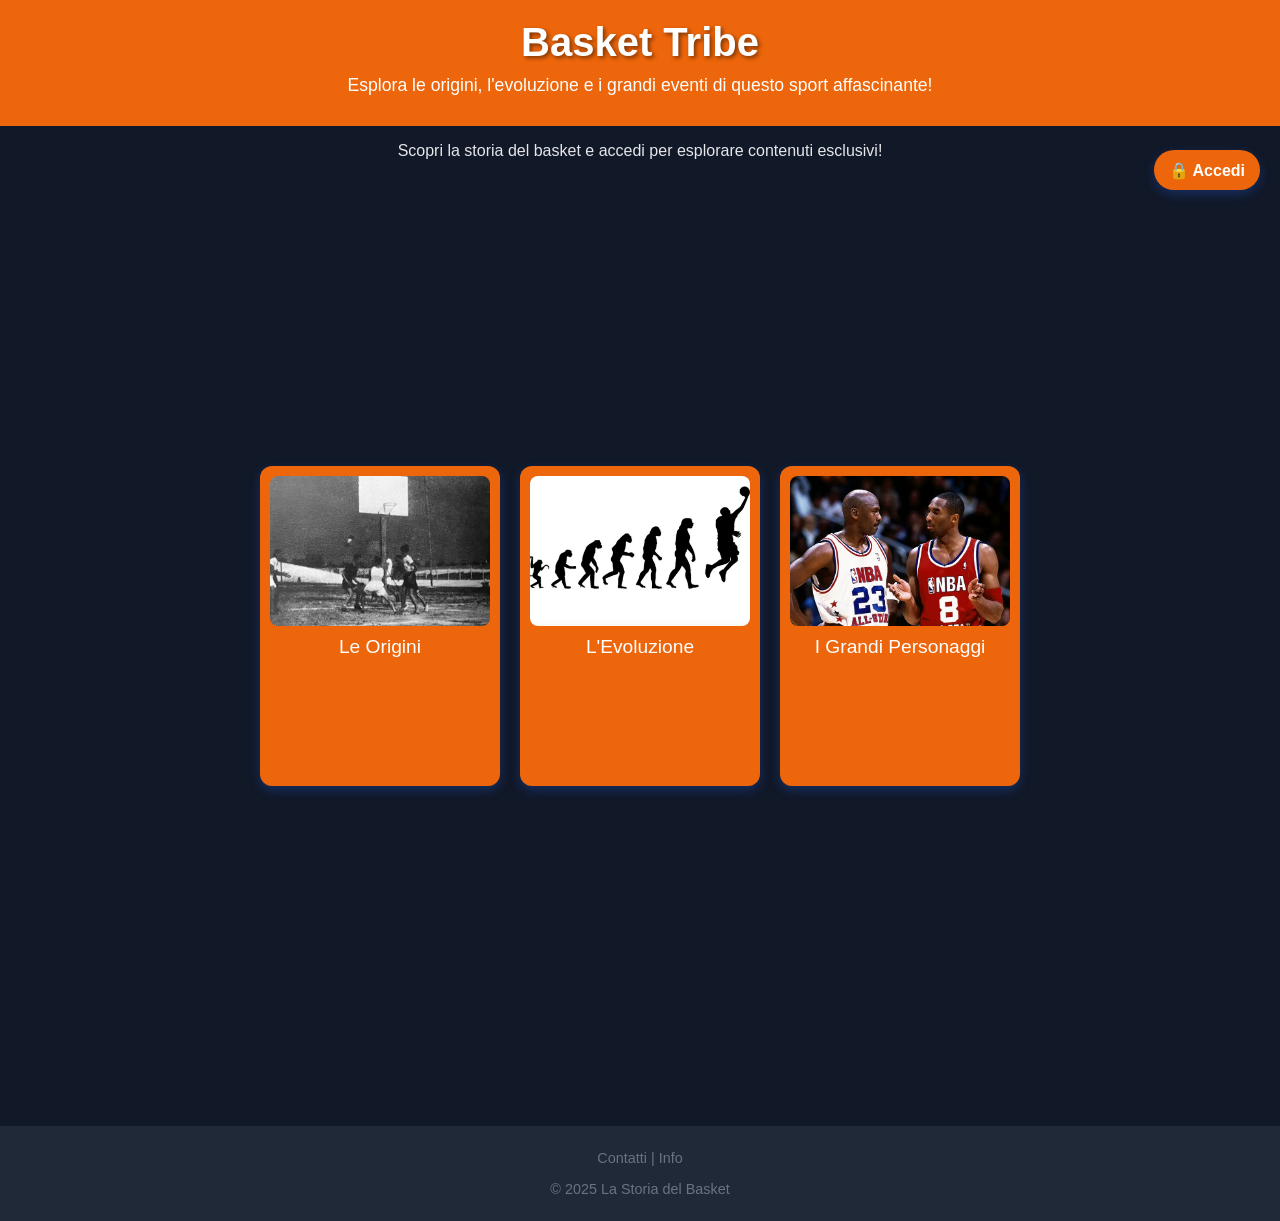
<file: index.html>
<!DOCTYPE html>
<html lang="it">
<head>
    <meta charset="UTF-8">
    <meta name="viewport" content="width=device-width, initial-scale=1.0">
    <meta name="description" content="Un sito dedicato ai cestisti apassionati.">
    <title>Basket Tribe</title>
    <link rel="stylesheet" href="style.css">
</head>
<body>
    <header>
        <h1>Basket Tribe</h1>
        <p>Esplora le origini, l'evoluzione e i grandi eventi di questo sport affascinante!</p>
    </header>
    
    <div class="intro-paragraph">
        <p>Scopri la storia del basket e accedi per esplorare contenuti esclusivi!</p>
    </div>
    
    <main>
        <div class="nav-container">
            <a href="Origini.html" class="nav-box origine">
                <img src="imgs/Campo.jpg" alt="Le Origini del Basket">
                <span>Le Origini</span>
            </a>
            <a href="Evoluzione.html" class="nav-box evoluzione">
                <img src="imgs/IESports_EvolutionOfBaskteball.webp" alt="L'Evoluzione del Basket">
                <span>L'Evoluzione</span>
            </a>
            <a href="Personaggi.html" class="nav-box personaggi">
                <img src="imgs/michael-jordan-e-kobe_1b1gh8dyjjagc1biul3kljrrvg.webp" alt="I Grandi Personaggi del Basket">
                <span>I Grandi Personaggi</span>
            </a>
            <a href="Area Riservata.html" class="nav-box area riservata">
                <span>🔒 Accedi</span>
            </a>
        </div>
    </main>

    <footer>
        <p>Contatti | Info</p>
        <p>&copy; 2025 La Storia del Basket</p>
    </footer>
</file>
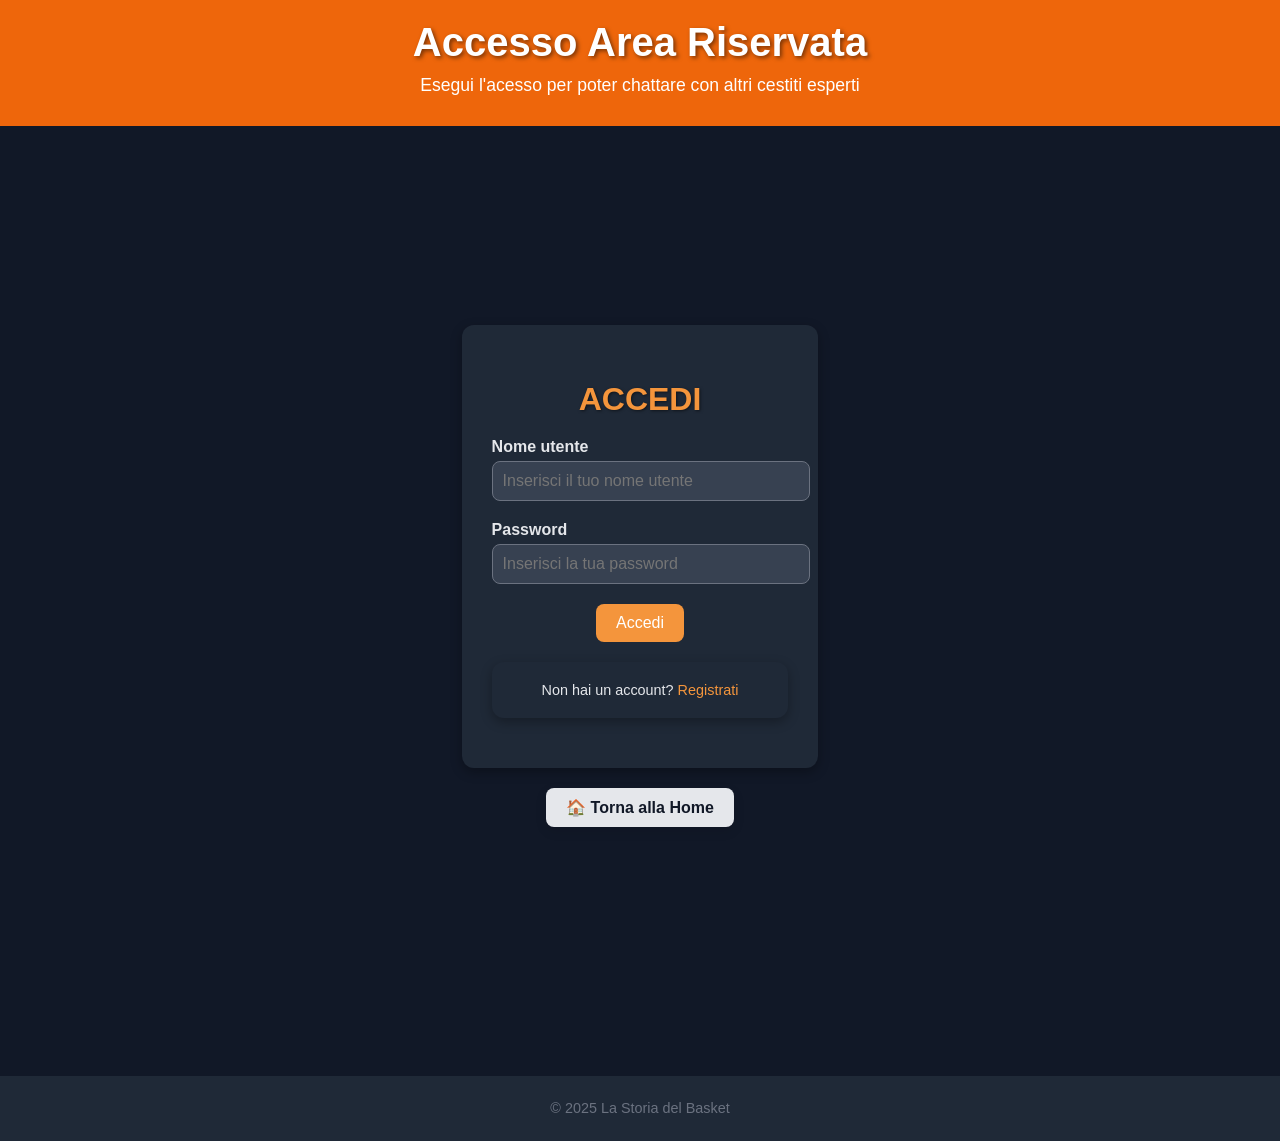
<file: Area Riservata.html>
<!DOCTYPE html>
<html lang="it">
<head>
    <meta charset="UTF-8">
    <meta name="viewport" content="width=device-width, initial-scale=1.0">
    <meta name="description" content="Pagina di accesso all'area riservata.">
    <title>Accesso Area Riservata</title>
    <link rel="stylesheet" href="style.css">
</head>
<body>
    <header>
        <div class="header-container">
            <h1>Accesso Area Riservata</h1>
            <p>Esegui l'acesso per poter chattare con altri cestiti esperti</p>
        </div>
    </header>
    <main>
        <div class="login-container">
            <h2>Accedi</h2>
            <form action="Chat.html" method="POST">
                <div class="form-group">
                    <label for="username">Nome utente</label>
                    <input type="text" id="username" name="username" placeholder="Inserisci il tuo nome utente" required>
                </div>
                <div class="form-group">
                    <label for="password">Password</label>
                    <input type="password" id="password" name="password" placeholder="Inserisci la tua password" required>
                </div>
                <button type="submit" class="login-button">Accedi</button>
            </form>
            <p class="signup-link">Non hai un account? <a href="registrazione.html">Registrati</a></p>
        </div>
        <div class="back-to-home">
            <button onclick="location.href='index.html'">🏠 Torna alla Home</button>
        </div>
    </main>
    <footer>
        <p>&copy; 2025 La Storia del Basket</p>
    </footer>
</body>
</html>
</file>
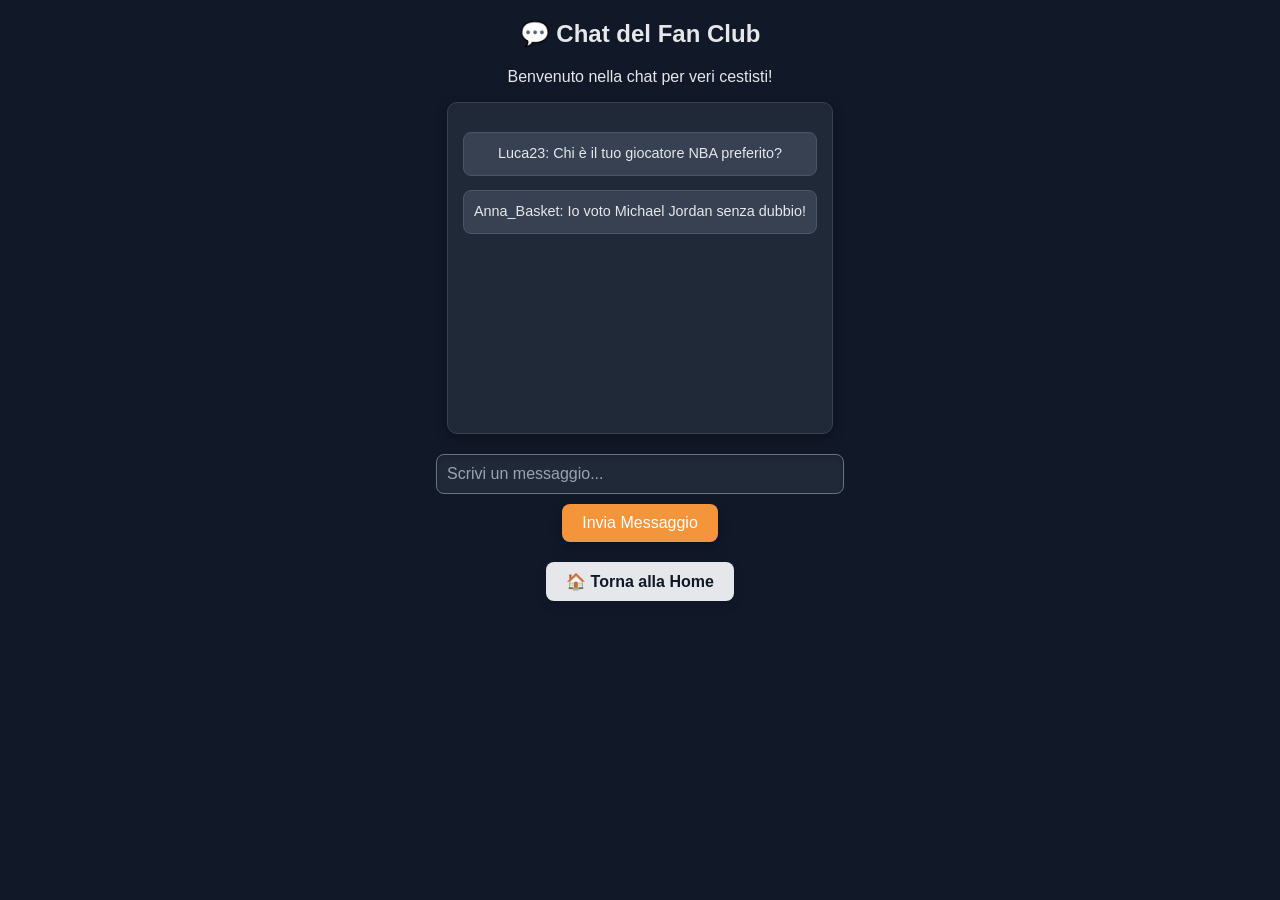
<file: Chat.html>
<!DOCTYPE html>
<html lang="it">
<head>
    <meta charset="UTF-8">
    <meta name="viewport" content="width=device-width, initial-scale=1.0">
    <meta name="description" content="L'evoluzione del basket nel corso degli anni.">
    <title>L'Evoluzione del Basket</title>
    <link rel="stylesheet" href="style.css">
</head>
<body>
    <section id="chat-fanclub">
        <h2>💬 Chat del Fan Club</h2>
        <p>Benvenuto nella chat per veri cestisti!</p>
      
        <!-- Finestra della chat -->
        <div id="chat-box" class="chat-box">
          <p class="message">Luca23: Chi è il tuo giocatore NBA preferito?</p>
          <p class="message">Anna_Basket: Io voto Michael Jordan senza dubbio!</p>
        </div>
      
        <!-- Finto campo di scrittura e bottone per invio -->
        <div class="message-box">
          <input type="text" id="messaggio" placeholder="Scrivi un messaggio...">
          <button onclick="inviaMessaggio()">Invia Messaggio</button>
        </div>
        <div class="back-to-home">
            <button onclick="location.href='pagina 1.html'">🏠 Torna alla Home</button>
        </div>
      </section>
      <script src="chat.js"></script>
</body>
</file>
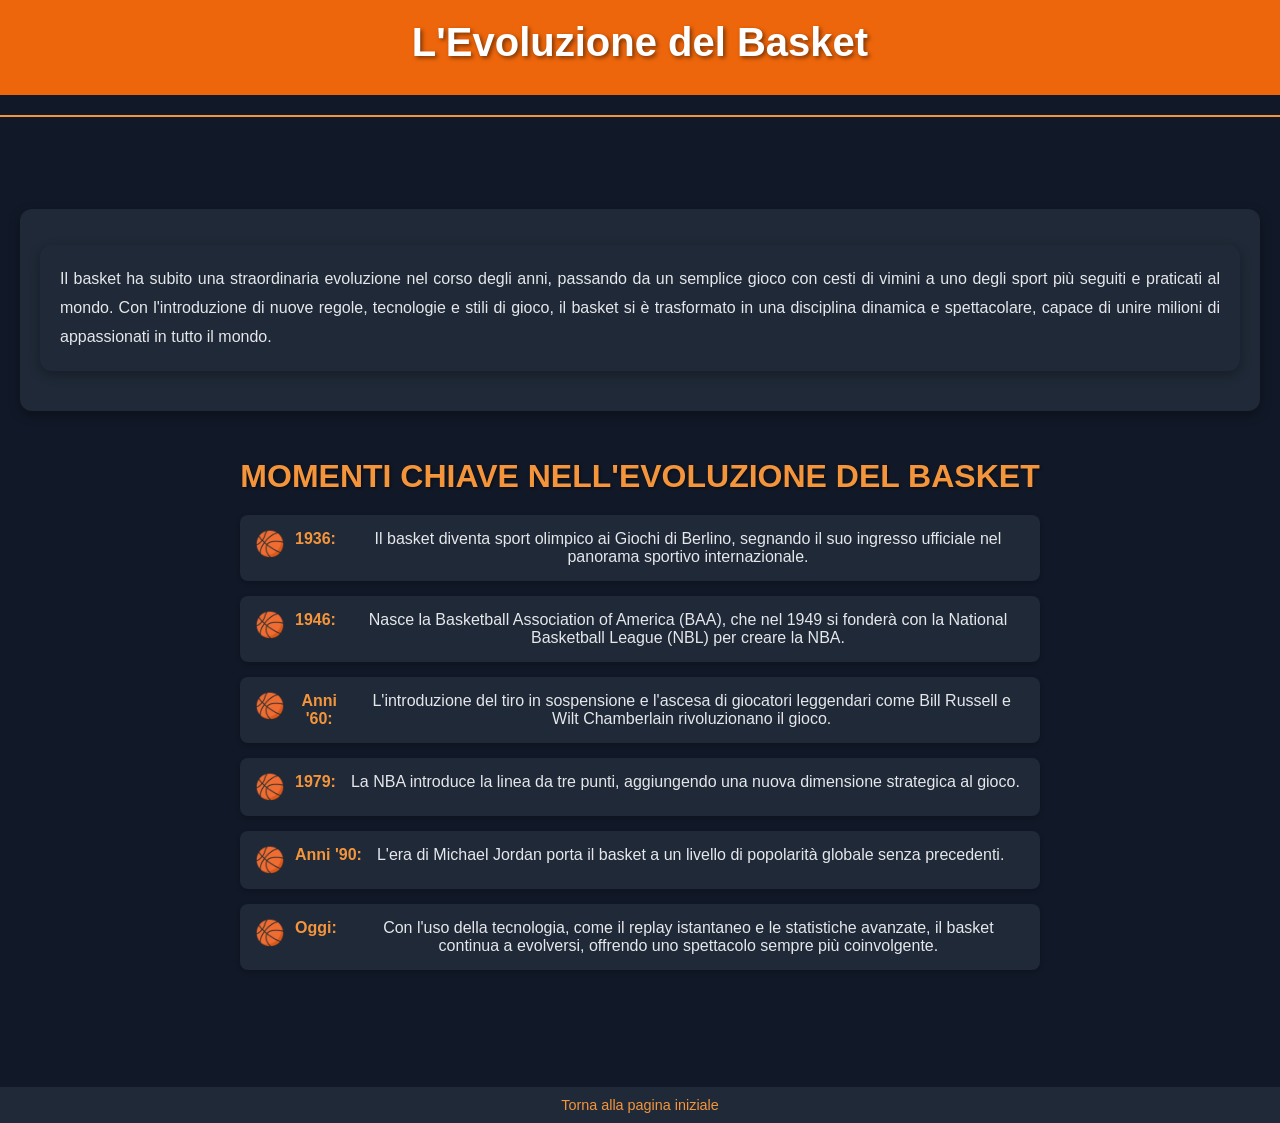
<file: Evoluzione.html>
<!DOCTYPE html>
<html lang="it">
<head>
    <meta charset="UTF-8">
    <meta name="viewport" content="width=device-width, initial-scale=1.0">
    <meta name="description" content="L'evoluzione del basket nel corso degli anni.">
    <title>L'Evoluzione del Basket</title>
    <link rel="stylesheet" href="style.css">
</head>
<body>
    <header>
        <div class="header-container">
            <h1>L'Evoluzione del Basket</h1>
        </div>
    </header>
    <hr>
    <main>
        <div class="introduzione-evoluzione"> 
            <p>Il basket ha subito una straordinaria evoluzione nel corso degli anni, passando da un semplice gioco con cesti di vimini a uno degli sport più seguiti e praticati al mondo. Con l'introduzione di nuove regole, tecnologie e stili di gioco, il basket si è trasformato in una disciplina dinamica e spettacolare, capace di unire milioni di appassionati in tutto il mondo.</p>
        </div>
        <section>
            <h2>Momenti chiave nell'evoluzione del Basket</h2>
            <div class="evoluzione">
                <ul>
                    <li><strong>1936:</strong> Il basket diventa sport olimpico ai Giochi di Berlino, segnando il suo ingresso ufficiale nel panorama sportivo internazionale.</li>
                    <li><strong>1946:</strong> Nasce la Basketball Association of America (BAA), che nel 1949 si fonderà con la National Basketball League (NBL) per creare la NBA.</li>
                    <li><strong>Anni '60:</strong> L'introduzione del tiro in sospensione e l'ascesa di giocatori leggendari come Bill Russell e Wilt Chamberlain rivoluzionano il gioco.</li>
                    <li><strong>1979:</strong> La NBA introduce la linea da tre punti, aggiungendo una nuova dimensione strategica al gioco.</li>
                    <li><strong>Anni '90:</strong> L'era di Michael Jordan porta il basket a un livello di popolarità globale senza precedenti.</li>
                    <li><strong>Oggi:</strong> Con l'uso della tecnologia, come il replay istantaneo e le statistiche avanzate, il basket continua a evolversi, offrendo uno spettacolo sempre più coinvolgente.</li>
                </ul>
            </div>
        </section>
    </main>
    
    <footer>
        <div>
            <a href="index.html">Torna alla pagina iniziale</a>
        </div>
    </footer>
</body>
</html>
</file>
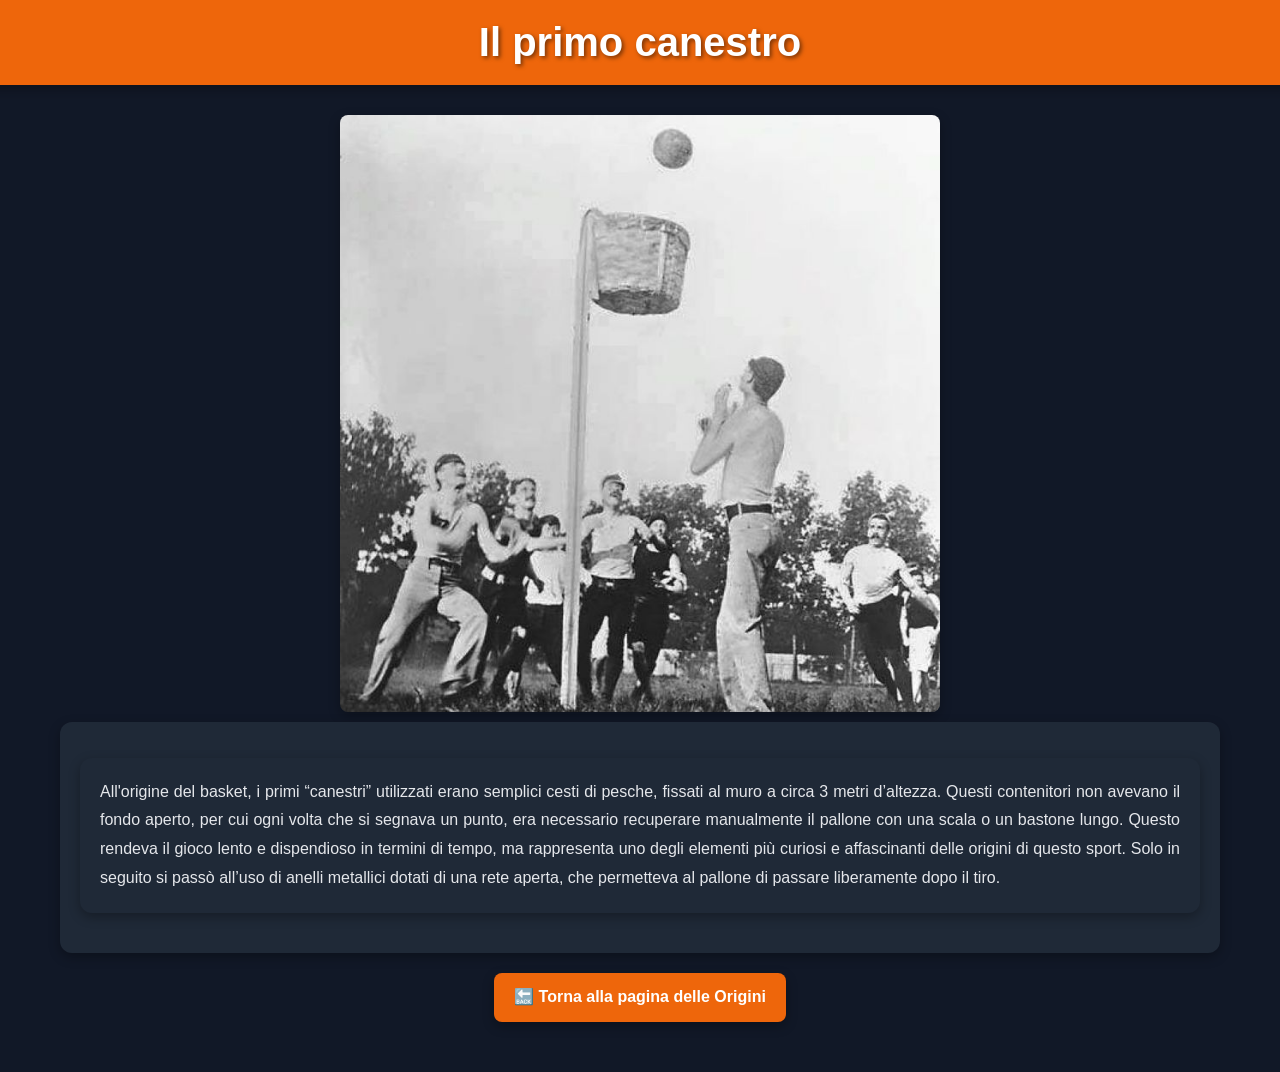
<file: Il primo canestro.html>
<!DOCTYPE html>
<html lang="it">
<head>
    <meta charset="UTF-8">
    <meta name="viewport" content="width=device-width, initial-scale=1.0">
    <meta name="description" content="Il primo canestro nella storia del basket.">
    <title>Il primo canestro</title>
    <link rel="stylesheet" href="style.css">
</head>
<body>
    <header class="sub-origini-header">
        <div class="sub-origini-container">
            <h1 class="sub-origini-title">Il primo canestro</h1>
        </div>
    </header>

    <main class="sub-origini-main">
        <img src="imgs/Primo canestro.jpg" alt="Il primo canestro" class="sub-origini-image">
        <section class="sub-origini-section">
            <div class="sub-origini-text">
                <p>
                    All'origine del basket, i primi “canestri” utilizzati erano semplici cesti di pesche, fissati al muro a circa 3 metri d’altezza. Questi contenitori non avevano il fondo aperto, per cui ogni volta che si segnava un punto, era necessario recuperare manualmente il pallone con una scala o un bastone lungo. Questo rendeva il gioco lento e dispendioso in termini di tempo, ma rappresenta uno degli elementi più curiosi e affascinanti delle origini di questo sport. Solo in seguito si passò all’uso di anelli metallici dotati di una rete aperta, che permetteva al pallone di passare liberamente dopo il tiro.
                </p>
            </div>
            <div class="sub-origini-link">
                <a href="Origini.html">🔙 Torna alla pagina delle Origini</a>
            </div>
        </section>
    </main>
</body>
</html>
</file>
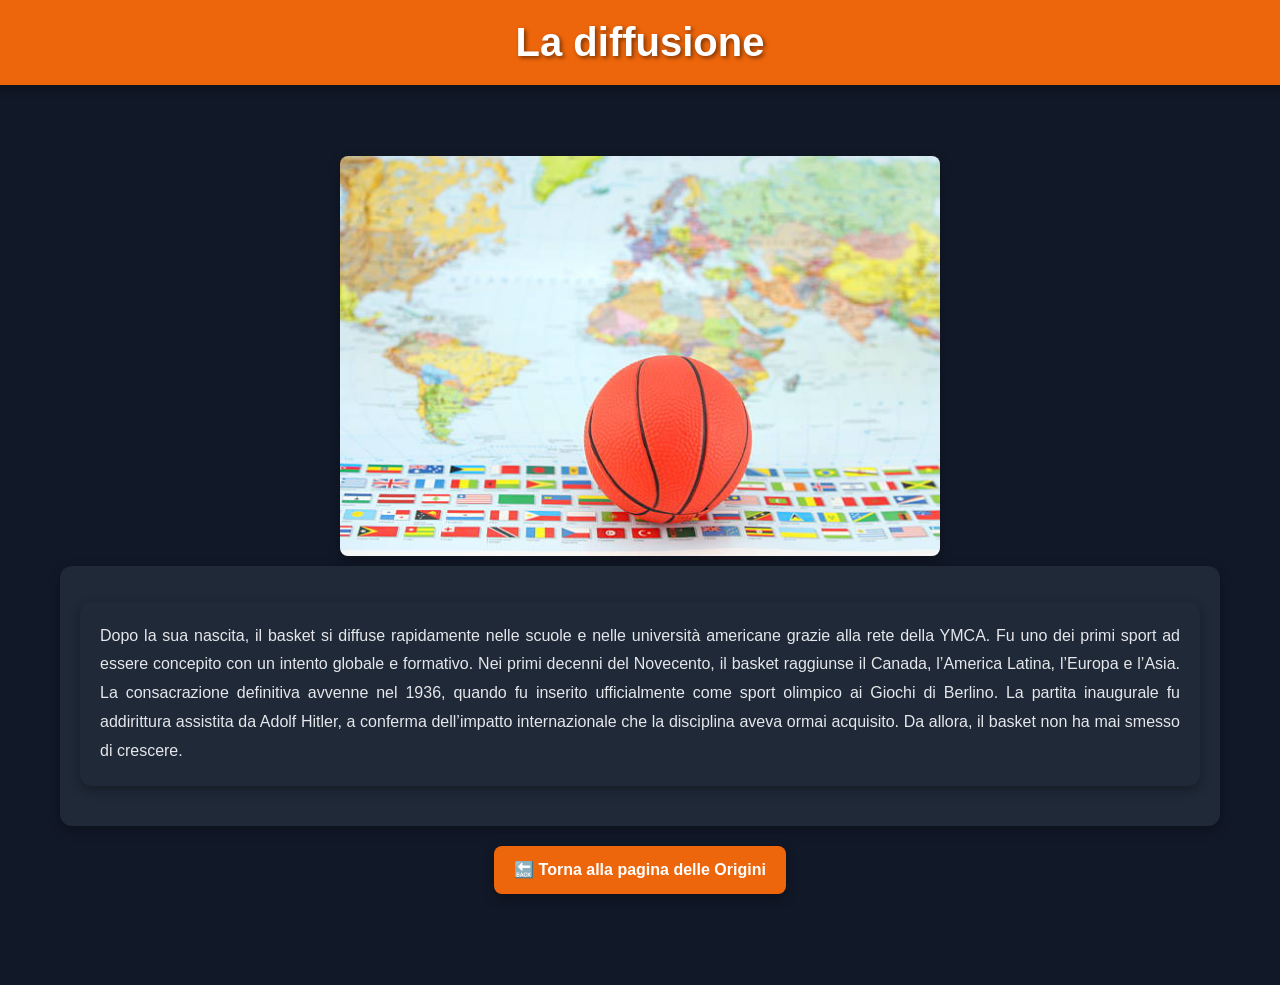
<file: La diffusione.html>
<!DOCTYPE html>
<html lang="it">
<head>
    <meta charset="UTF-8">
    <meta name="viewport" content="width=device-width, initial-scale=1.0">
    <meta name="description" content="La diffusione del basket nel mondo.">
    <title>La diffusione</title>
    <link rel="stylesheet" href="style.css">
</head>
<body>
    <header class="sub-origini-header">
        <div class="sub-origini-container">
            <h1 class="sub-origini-title">La diffusione</h1>
        </div>
    </header>

    <main class="sub-origini-main">
        <img src="imgs/diffusione.jpg" alt="Diffusione" class="sub-origini-image">
        <section class="sub-origini-section">
            <div class="sub-origini-text">
                <p>
                    Dopo la sua nascita, il basket si diffuse rapidamente nelle scuole e nelle università americane grazie alla rete della YMCA. Fu uno dei primi sport ad essere concepito con un intento globale e formativo. Nei primi decenni del Novecento, il basket raggiunse il Canada, l’America Latina, l’Europa e l’Asia. La consacrazione definitiva avvenne nel 1936, quando fu inserito ufficialmente come sport olimpico ai Giochi di Berlino. La partita inaugurale fu addirittura assistita da Adolf Hitler, a conferma dell’impatto internazionale che la disciplina aveva ormai acquisito. Da allora, il basket non ha mai smesso di crescere.
                </p>
            </div>
            <div class="sub-origini-link">
                <a href="Origini.html">🔙 Torna alla pagina delle Origini</a>
            </div>
        </section>
    </main>
</body>
</html>
</file>
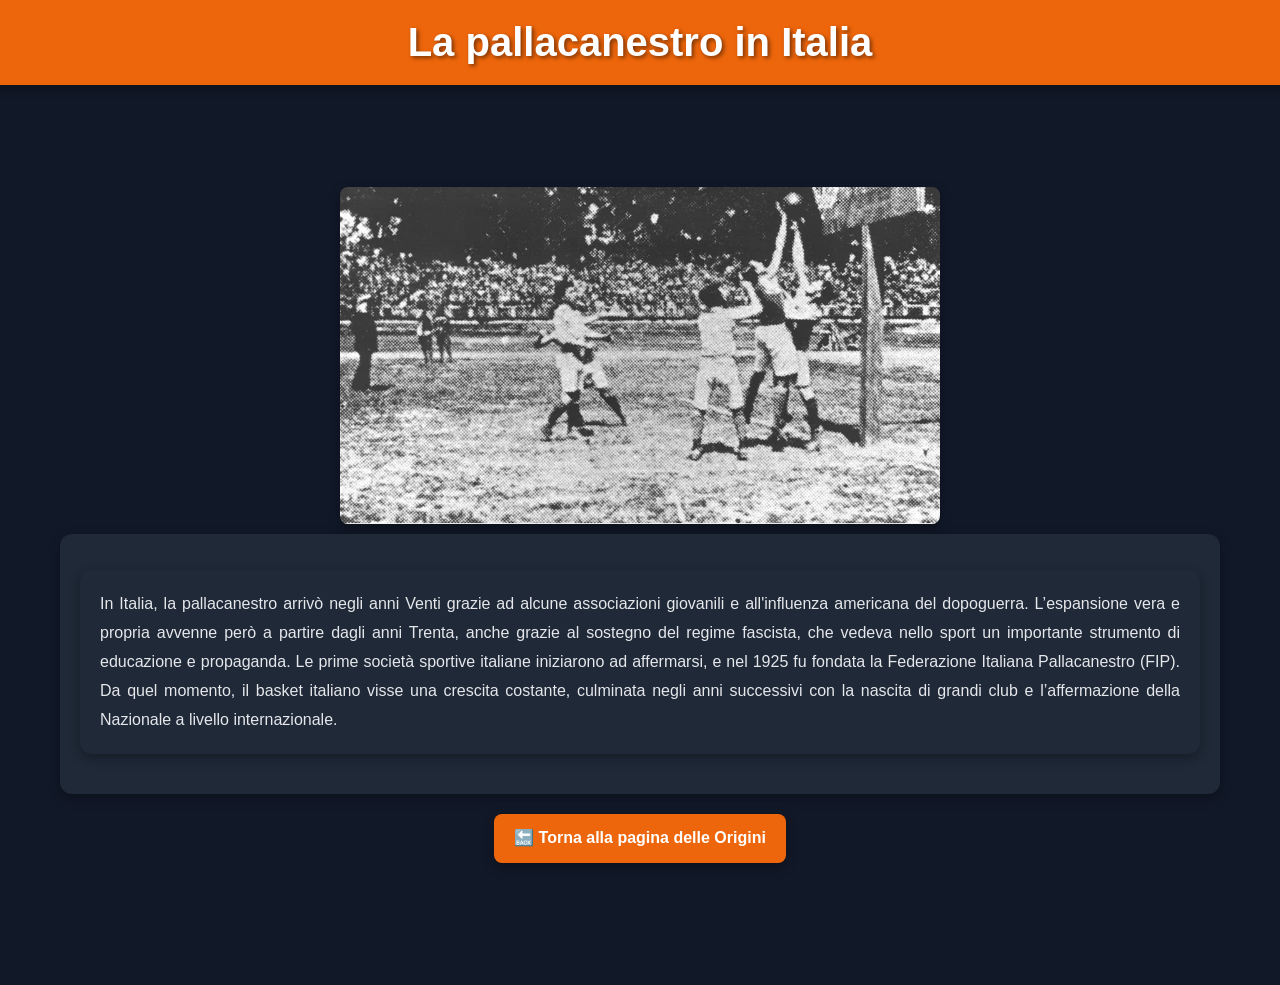
<file: La pallacanestro in Italia.html>
<!DOCTYPE html>
<html lang="it">
<head>
    <meta charset="UTF-8">
    <meta name="viewport" content="width=device-width, initial-scale=1.0">
    <meta name="description" content="L'arrivo del basket in Italia.">
    <title>La pallacanestro in Italia</title>
    <link rel="stylesheet" href="style.css">
</head>
<body>
    <header class="sub-origini-header">
        <div class="sub-origini-container">
            <h1 class="sub-origini-title">La pallacanestro in Italia</h1>
        </div>
    </header>

    <main class="sub-origini-main">
        <img src="imgs/Basket Italia.jpg" alt="La pallacanestro in Italia" class="sub-origini-image">
        <section class="sub-origini-section">
            <div class="sub-origini-text">
                <p>
                    In Italia, la pallacanestro arrivò negli anni Venti grazie ad alcune associazioni giovanili e all'influenza americana del dopoguerra. L’espansione vera e propria avvenne però a partire dagli anni Trenta, anche grazie al sostegno del regime fascista, che vedeva nello sport un importante strumento di educazione e propaganda. Le prime società sportive italiane iniziarono ad affermarsi, e nel 1925 fu fondata la Federazione Italiana Pallacanestro (FIP). Da quel momento, il basket italiano visse una crescita costante, culminata negli anni successivi con la nascita di grandi club e l’affermazione della Nazionale a livello internazionale.
                </p>
            </div>
            <div class="sub-origini-link">
                <a href="Origini.html">🔙 Torna alla pagina delle Origini</a>
            </div>
        </section>
    </main>
</body>
</html>
</file>
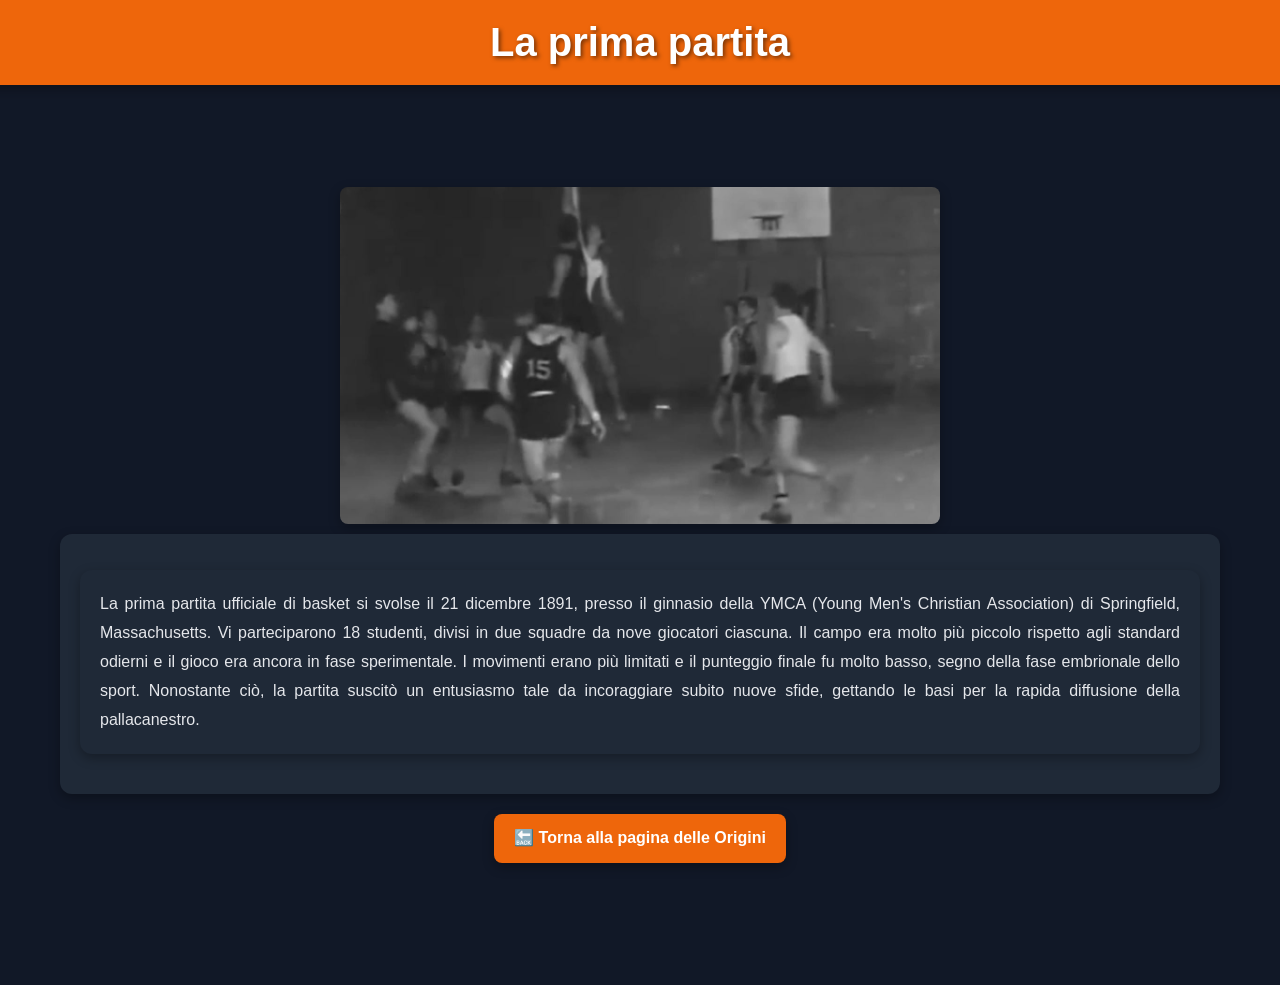
<file: La prima partita.html>
<!DOCTYPE html>
<html lang="it">
<head>
    <meta charset="UTF-8">
    <meta name="viewport" content="width=device-width, initial-scale=1.0">
    <meta name="description" content="La prima partita di basket.">
    <title>La prima partita</title>
    <link rel="stylesheet" href="style.css">
</head>
<body>
    <header class="sub-origini-header">
        <div class="sub-origini-container">
            <h1 class="sub-origini-title">La prima partita</h1>
        </div>
    </header>

    <main class="sub-origini-main">
        <img src="imgs/Prima partita.jpg" alt="La prima partita" class="sub-origini-image">
        <section class="sub-origini-section">
            <div class="sub-origini-text">
                <p>
                    La prima partita ufficiale di basket si svolse il 21 dicembre 1891, presso il ginnasio della YMCA (Young Men's Christian Association) di Springfield, Massachusetts. Vi parteciparono 18 studenti, divisi in due squadre da nove giocatori ciascuna. Il campo era molto più piccolo rispetto agli standard odierni e il gioco era ancora in fase sperimentale. I movimenti erano più limitati e il punteggio finale fu molto basso, segno della fase embrionale dello sport. Nonostante ciò, la partita suscitò un entusiasmo tale da incoraggiare subito nuove sfide, gettando le basi per la rapida diffusione della pallacanestro.
                </p>
            </div>
            <div class="sub-origini-link">
                <a href="Origini.html">🔙 Torna alla pagina delle Origini</a>
            </div>
        </section>
    </main>
</body>
</html>
</file>
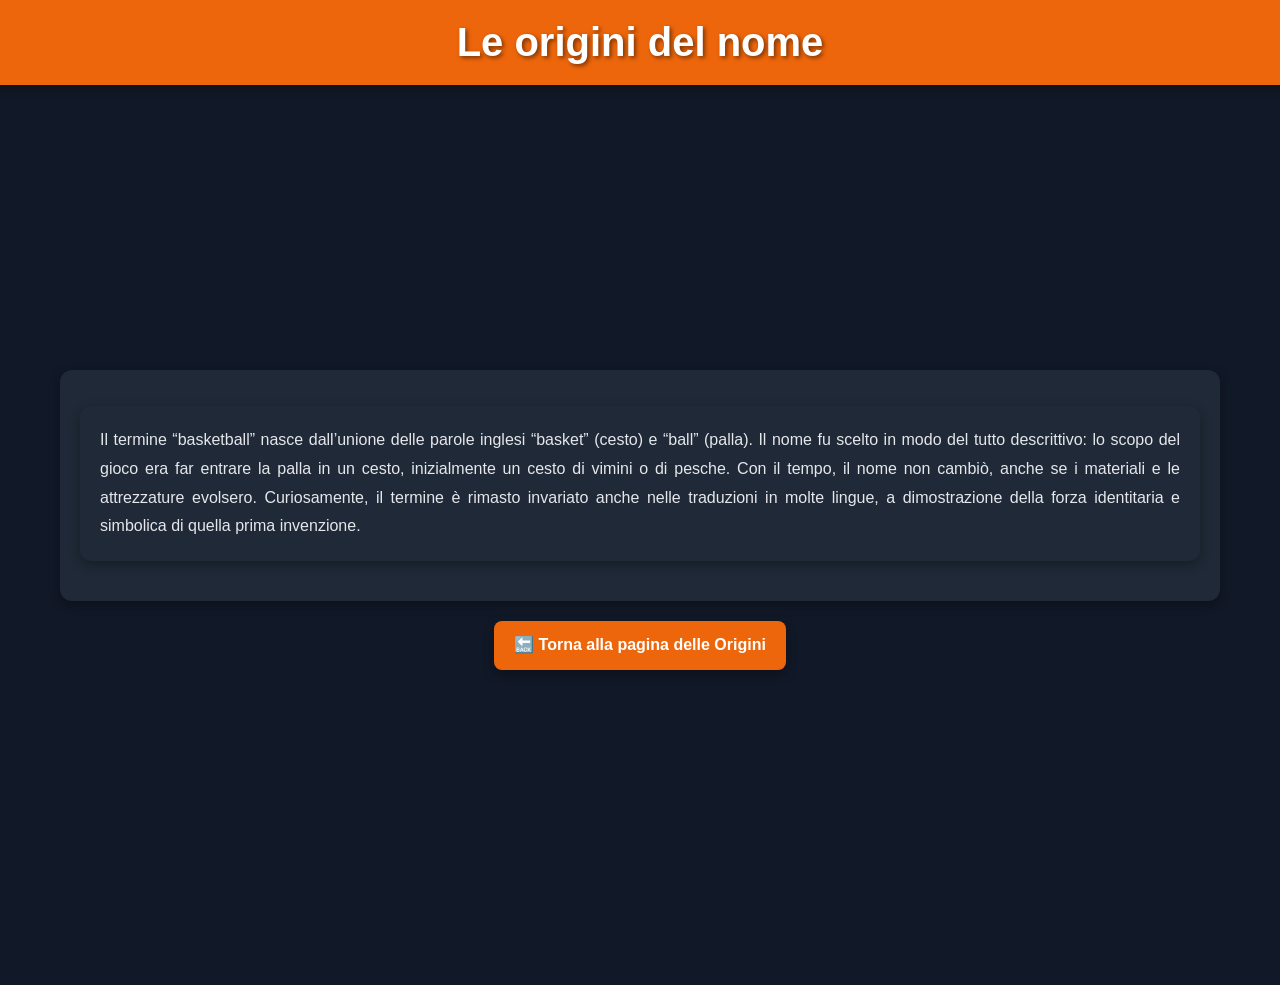
<file: Le origini del nome.html>
<!DOCTYPE html>
<html lang="it">
<head>
    <meta charset="UTF-8">
    <meta name="viewport" content="width=device-width, initial-scale=1.0">
    <meta name="description" content="Origine del nome 'basket'.">
    <title>Le origini del nome</title>
    <link rel="stylesheet" href="style.css">
</head>
<body>
    <header class="sub-origini-header">
        <div class="sub-origini-container">
            <h1 class="sub-origini-title">Le origini del nome</h1>
        </div>
    </header>

    <main class="sub-origini-main">
        <section class="sub-origini-section">
            <div class="sub-origini-text">
                <p>
                    Il termine “basketball” nasce dall’unione delle parole inglesi “basket” (cesto) e “ball” (palla). Il nome fu scelto in modo del tutto descrittivo: lo scopo del gioco era far entrare la palla in un cesto, inizialmente un cesto di vimini o di pesche. Con il tempo, il nome non cambiò, anche se i materiali e le attrezzature evolsero. Curiosamente, il termine è rimasto invariato anche nelle traduzioni in molte lingue, a dimostrazione della forza identitaria e simbolica di quella prima invenzione.
                </p>
            </div>
            <div class="sub-origini-link">
                <a href="Origini.html">🔙 Torna alla pagina delle Origini</a>
            </div>
        </section>
    </main>
</body>
</html>
</file>
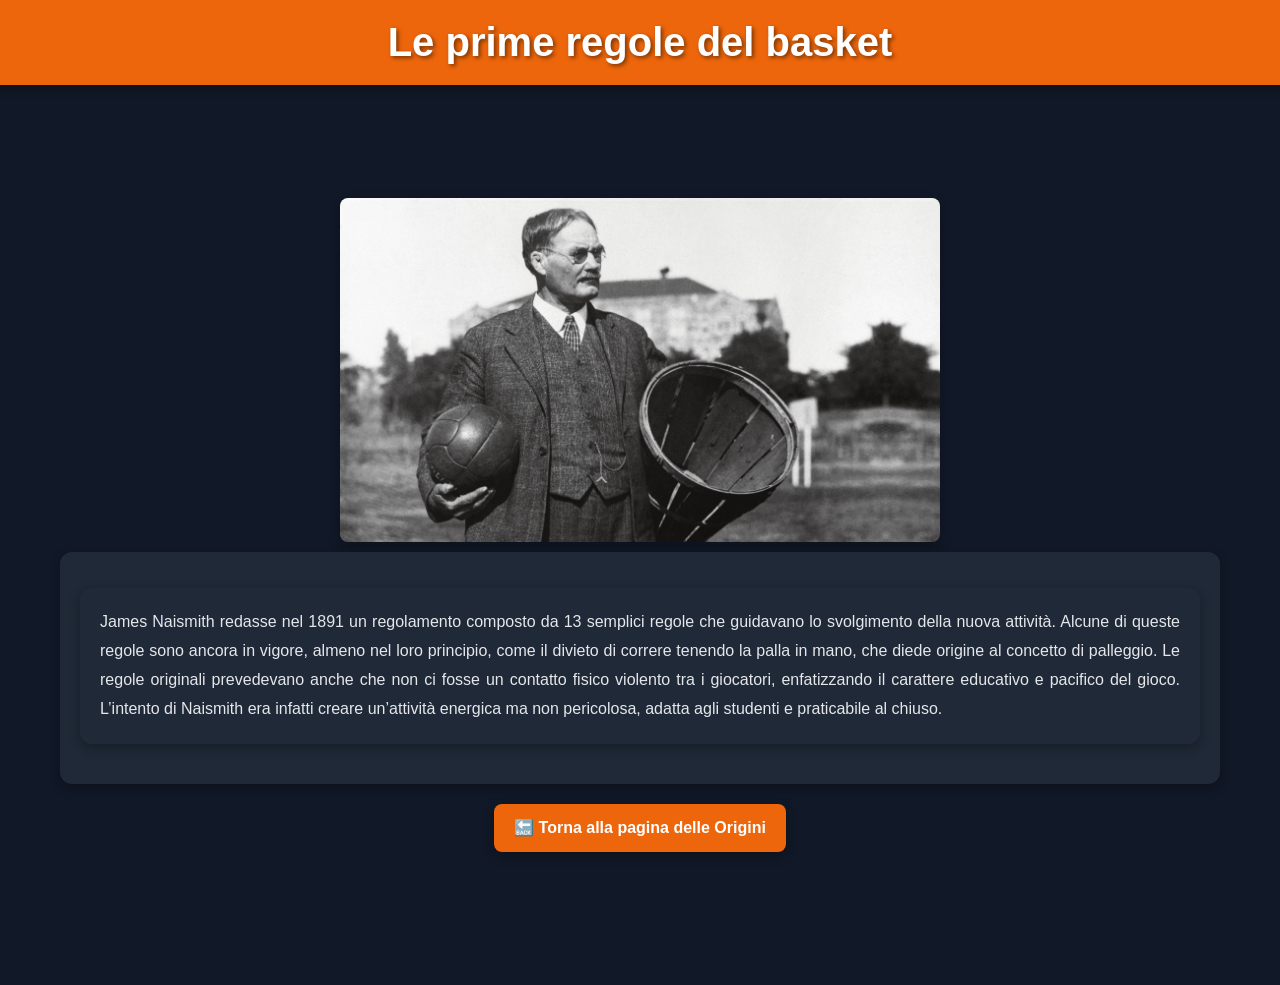
<file: Le prime regole.html>
<!DOCTYPE html>
<html lang="it">
<head>
    <meta charset="UTF-8">
    <meta name="viewport" content="width=device-width, initial-scale=1.0">
    <meta name="description" content="Le prime regole del basket.">
    <title>Le prime regole</title>
    <link rel="stylesheet" href="style.css">
</head>
<body>
    <header class="sub-origini-header">
        <div class="sub-origini-container">
            <h1 class="sub-origini-title">Le prime regole del basket</h1>
        </div>
    </header>

    <main class="sub-origini-main">
        <img src="imgs/James Naismith.avif" alt="James Naismith" class="sub-origini-image">
        <section class="sub-origini-section">
            <div class="sub-origini-text">
                <p>
                    James Naismith redasse nel 1891 un regolamento composto da 13 semplici regole che guidavano lo svolgimento della nuova attività. Alcune di queste regole sono ancora in vigore, almeno nel loro principio, come il divieto di correre tenendo la palla in mano, che diede origine al concetto di palleggio. Le regole originali prevedevano anche che non ci fosse un contatto fisico violento tra i giocatori, enfatizzando il carattere educativo e pacifico del gioco. L’intento di Naismith era infatti creare un’attività energica ma non pericolosa, adatta agli studenti e praticabile al chiuso.
                </p>
            </div>
            <div class="sub-origini-link">
                <a href="Origini.html">🔙 Torna alla pagina delle Origini</a>
            </div>
        </section>
    </main>
</body>
</html>
</file>
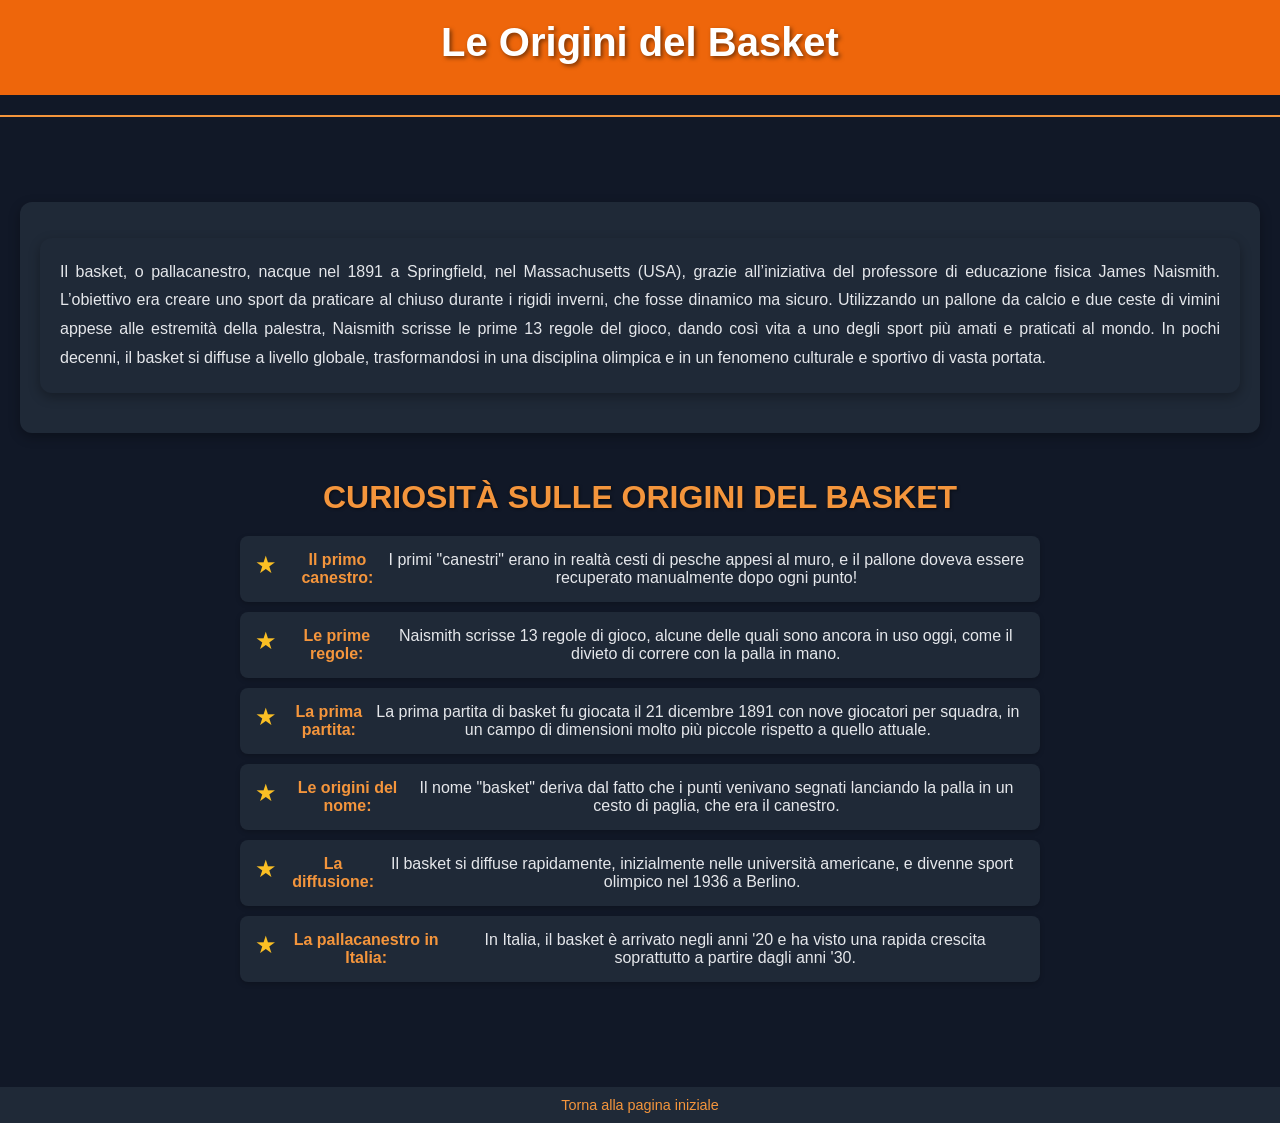
<file: Origini.html>
<!DOCTYPE html>
<html lang="it">
<head>
    <meta charset="UTF-8">
    <meta name="viewport" content="width=device-width, initial-scale=1.0">
    <meta name="description" content="Le origini del basket e la sua nascita.">
    <title>Le Origini del Basket</title>
    <link rel="stylesheet" href="style.css">
</head>
<body>
    <header>
        <div class="header-container">
            <h1>Le Origini del Basket</h1>
        </div>
    </header>
    <hr>
    <main>
        <div class="introduzione-origini"> 
            <p>Il basket, o pallacanestro, nacque nel 1891 a Springfield, nel Massachusetts (USA), grazie all’iniziativa del professore di educazione fisica James Naismith. L’obiettivo era creare uno sport da praticare al chiuso durante i rigidi inverni, che fosse dinamico ma sicuro. Utilizzando un pallone da calcio e due ceste di vimini appese alle estremità della palestra, Naismith scrisse le prime 13 regole del gioco, dando così vita a uno degli sport più amati e praticati al mondo. In pochi decenni, il basket si diffuse a livello globale, trasformandosi in una disciplina olimpica e in un fenomeno culturale e sportivo di vasta portata.
            </p>
        </div>
        <section>
            <h2>Curiosità sulle origini del Basket</h2>
            <div class="origini">
                <ul>
                    <a href="Il primo canestro.html"><li><strong>Il primo canestro:</strong> I primi "canestri" erano in realtà cesti di pesche appesi al muro, e il pallone doveva essere recuperato manualmente dopo ogni punto!</li></a>
                    <a href="Le prime regole.html"><li><strong>Le prime regole:</strong> Naismith scrisse 13 regole di gioco, alcune delle quali sono ancora in uso oggi, come il divieto di correre con la palla in mano.</li></a>
                    <a href="La prima partita.html"><li><strong>La prima partita:</strong> La prima partita di basket fu giocata il 21 dicembre 1891 con nove giocatori per squadra, in un campo di dimensioni molto più piccole rispetto a quello attuale.</li></a>
                    <a href="Le origini del nome.html"><li><strong>Le origini del nome:</strong> Il nome "basket" deriva dal fatto che i punti venivano segnati lanciando la palla in un cesto di paglia, che era il canestro.</li></a>
                    <a href="La diffusione.html"><li><strong>La diffusione:</strong> Il basket si diffuse rapidamente, inizialmente nelle università americane, e divenne sport olimpico nel 1936 a Berlino.</li></a>
                    <a href="La pallacanestro in Italia.html"><li><strong>La pallacanestro in Italia:</strong> In Italia, il basket è arrivato negli anni '20 e ha visto una rapida crescita soprattutto a partire dagli anni '30.</li></a>
                </ul>
            </div>
        </section>
    </main>
    
    <footer>
        <div>
            <a href="index.html">Torna alla pagina iniziale</a>
        </div>
    </footer>
</body>
</html>
</file>
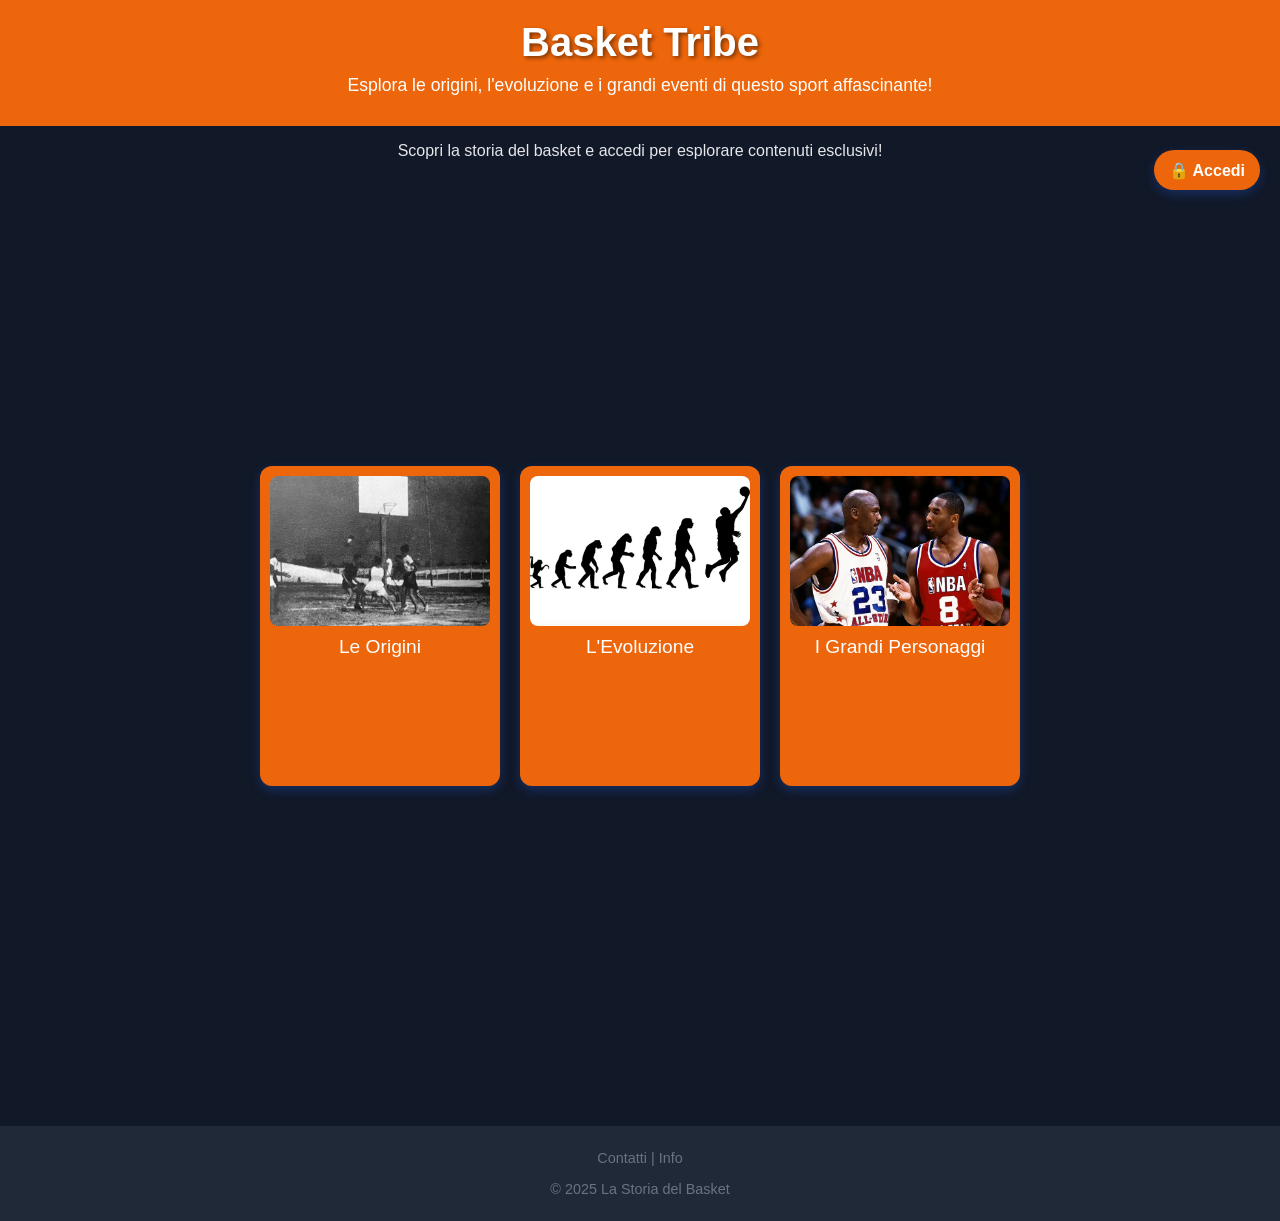
<file: Pagina 1.html>
<!DOCTYPE html>
<html lang="it">
<head>
    <meta charset="UTF-8">
    <meta name="viewport" content="width=device-width, initial-scale=1.0">
    <meta name="description" content="Un sito dedicato ai cestisti apassionati.">
    <title>Basket Tribe</title>
    <link rel="stylesheet" href="style.css">
</head>
<body>
    <header>
        <h1>Basket Tribe</h1>
        <p>Esplora le origini, l'evoluzione e i grandi eventi di questo sport affascinante!</p>
    </header>
    
    <div class="intro-paragraph">
        <p>Scopri la storia del basket e accedi per esplorare contenuti esclusivi!</p>
    </div>
    
    <main>
        <div class="nav-container">
            <a href="Origini.html" class="nav-box origine">
                <img src="imgs/Campo.jpg" alt="Le Origini del Basket">
                <span>Le Origini</span>
            </a>
            <a href="evoluzione.html" class="nav-box evoluzione">
                <img src="imgs/IESports_EvolutionOfBaskteball.webp" alt="L'Evoluzione del Basket">
                <span>L'Evoluzione</span>
            </a>
            <a href="personaggi.html" class="nav-box personaggi">
                <img src="imgs/michael-jordan-e-kobe_1b1gh8dyjjagc1biul3kljrrvg.webp" alt="I Grandi Personaggi del Basket">
                <span>I Grandi Personaggi</span>
            </a>
            <a href="Area Riservata.html" class="nav-box area riservata">
                <span>🔒 Accedi</span>
            </a>
        </div>
    </main>

    <footer>
        <p>Contatti | Info</p>
        <p>&copy; 2025 La Storia del Basket</p>
    </footer>
</file>
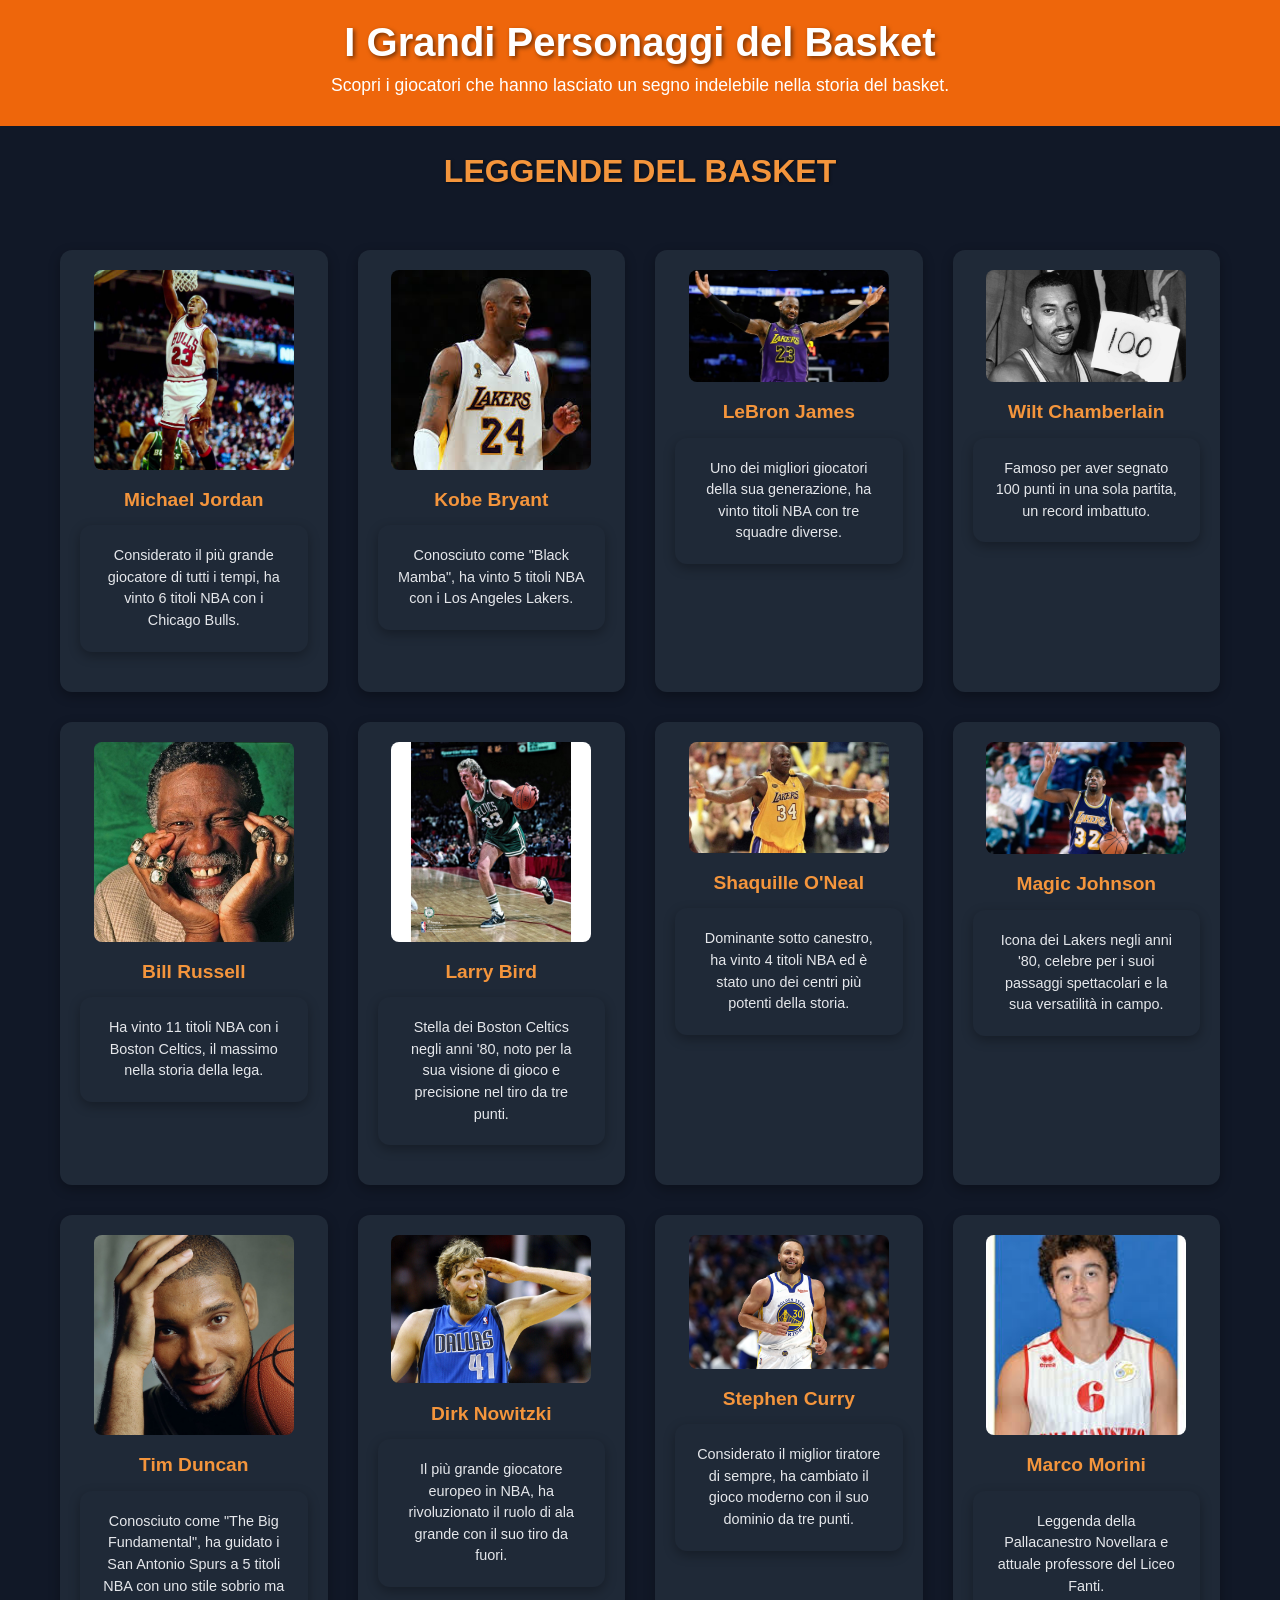
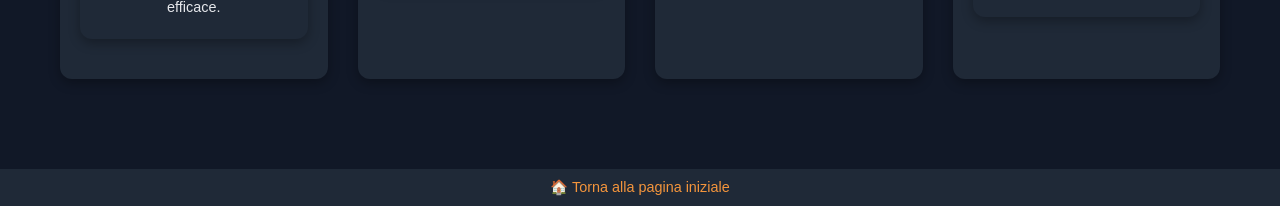
<file: Personaggi.html>
<!DOCTYPE html>
<html lang="it">
<head>
    <meta charset="UTF-8">
    <meta name="viewport" content="width=device-width, initial-scale=1.0">
    <meta name="description" content="I grandi personaggi che hanno fatto la storia del basket.">
    <title>I Grandi Personaggi del Basket</title>
    <link rel="stylesheet" href="style.css">
</head>
<body>
    <header>
        <div class="header-container">
            <h1>I Grandi Personaggi del Basket</h1>
            <p>Scopri i giocatori che hanno lasciato un segno indelebile nella storia del basket.</p>
        </div>
    </header>
    <main>
        <section>
            <h2>Leggende del Basket</h2>
            <div class="personaggi-container">
                <div class="personaggio">
                    <img src="imgs/Michael-Jordan.webp" alt="Michael Jordan">
                    <h3>Michael Jordan</h3>
                    <p>Considerato il più grande giocatore di tutti i tempi, ha vinto 6 titoli NBA con i Chicago Bulls.</p>
                </div>
                <div class="personaggio">
                    <img src="imgs/Kobe.jpg" alt="Kobe Bryant">
                    <h3>Kobe Bryant</h3>
                    <p>Conosciuto come "Black Mamba", ha vinto 5 titoli NBA con i Los Angeles Lakers.</p>
                </div>
                <div class="personaggio">
                    <img src="imgs/Lebron.jpg" alt="LeBron James">
                    <h3>LeBron James</h3>
                    <p>Uno dei migliori giocatori della sua generazione, ha vinto titoli NBA con tre squadre diverse.</p>
                </div>
                <div class="personaggio">
                    <img src="imgs/Wilt Chamberlain.jpg" alt="Wilt Chamberlain">
                    <h3>Wilt Chamberlain</h3>
                    <p>Famoso per aver segnato 100 punti in una sola partita, un record imbattuto.</p>
                </div>
                <div class="personaggio">
                    <img src="imgs/Bill Russel.jpg" alt="Bill Russell">
                    <h3>Bill Russell</h3>
                    <p>Ha vinto 11 titoli NBA con i Boston Celtics, il massimo nella storia della lega.</p>
                </div>
                <div class="personaggio">
                    <img src="imgs/Larry Birdl.avif" alt="Larry Bird">
                    <h3>Larry Bird</h3>
                    <p>Stella dei Boston Celtics negli anni '80, noto per la sua visione di gioco e precisione nel tiro da tre punti.</p>
                </div>
                <div class="personaggio">
                    <img src="imgs/Shaqjpg.jpg" alt="Shaquille O'Neal">
                    <h3>Shaquille O'Neal</h3>
                    <p>Dominante sotto canestro, ha vinto 4 titoli NBA ed è stato uno dei centri più potenti della storia.</p>
                </div>
                <div class="personaggio">
                    <img src="imgs/Magic.jpg" alt="Magic Johnson">
                    <h3>Magic Johnson</h3>
                    <p>Icona dei Lakers negli anni '80, celebre per i suoi passaggi spettacolari e la sua versatilità in campo.</p>
                </div>
                <div class="personaggio">
                    <img src="imgs/Tim duncan.jpg" alt="Tim Duncan">
                    <h3>Tim Duncan</h3>
                    <p>Conosciuto come "The Big Fundamental", ha guidato i San Antonio Spurs a 5 titoli NBA con uno stile sobrio ma efficace.</p>
                </div>
                <div class="personaggio">
                    <img src="imgs/Dirk Nowitzki.jpg" alt="Dirk Nowitzki">
                    <h3>Dirk Nowitzki</h3>
                    <p>Il più grande giocatore europeo in NBA, ha rivoluzionato il ruolo di ala grande con il suo tiro da fuori.</p>
                </div>
                <div class="personaggio">
                    <img src="imgs/Stephen Curry.jpg" alt="Stephen Curry">
                    <h3>Stephen Curry</h3>
                    <p>Considerato il miglior tiratore di sempre, ha cambiato il gioco moderno con il suo dominio da tre punti.</p>
                </div>
                <div class="personaggio">
                    <img src="imgs/Marco Morini.jpg" alt="Jerry West">
                    <h3>Marco Morini</h3>
                    <p>Leggenda della Pallacanestro Novellara e attuale professore del Liceo Fanti.</p>
                </div>
            </div>
        </section>
    </main>
    <footer>
        <div>
            <a href="index.html">🏠 Torna alla pagina iniziale</a>
        </div>
    </footer>
</body>
</html>
</file>
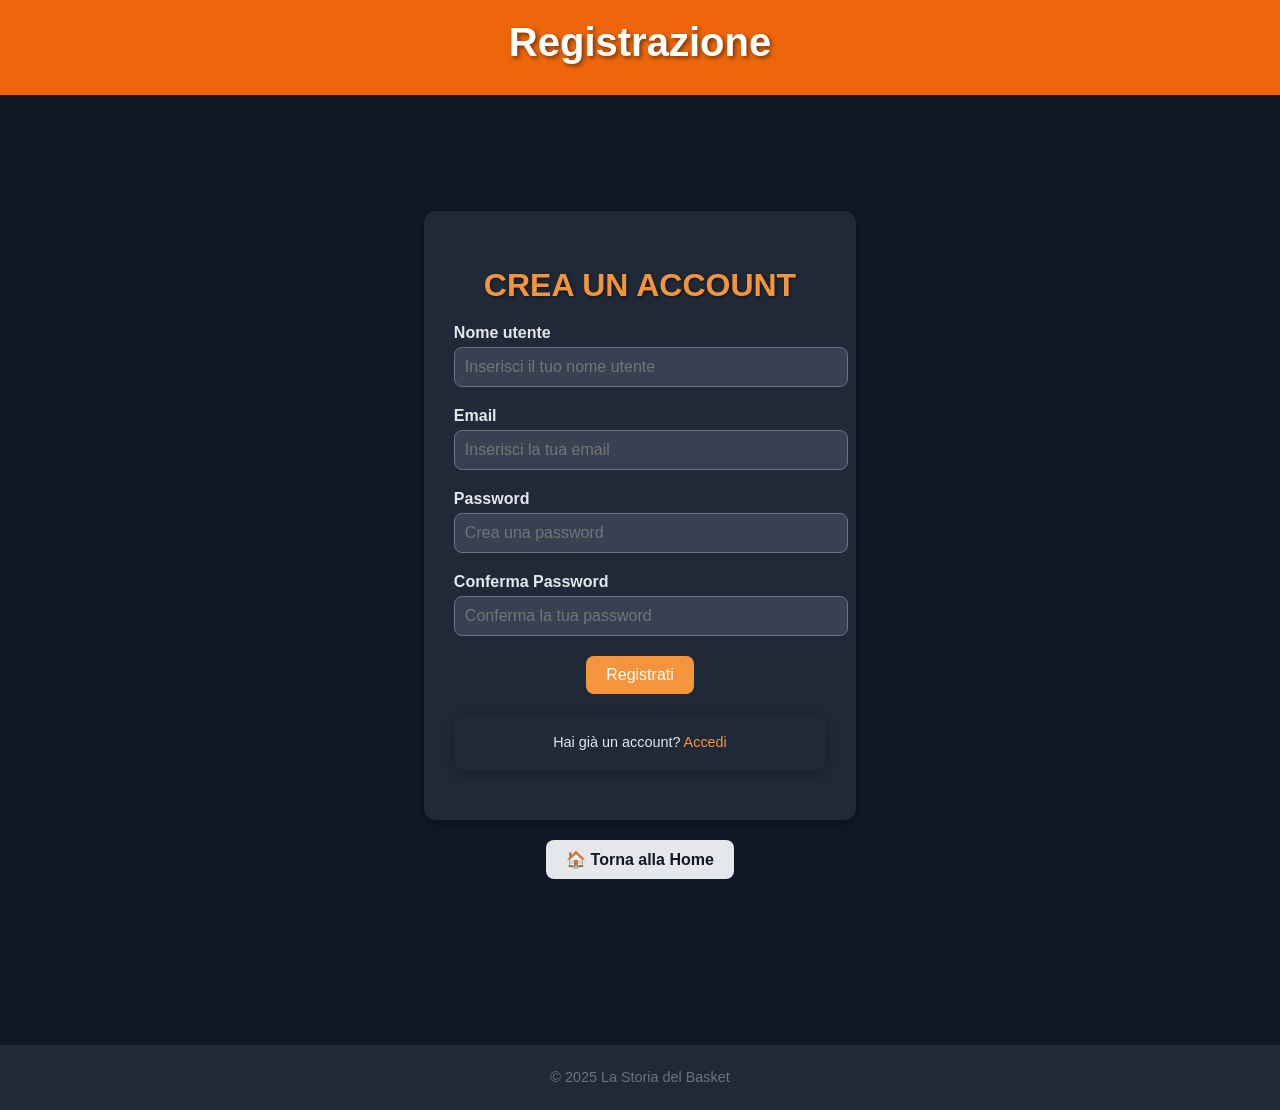
<file: registrazione.html>
<!DOCTYPE html>
<html lang="it">
<head>
    <meta charset="UTF-8">
    <meta name="viewport" content="width=device-width, initial-scale=1.0">
    <meta name="description" content="Pagina di registrazione per l'area riservata.">
    <title>Registrazione</title>
    <link rel="stylesheet" href="style.css">
</head>
<body>
    <header>
        <div class="header-container">
            <h1>Registrazione</h1>
        </div>
    </header>
    <main>
        <div class="registration-container">
            <h2>Crea un Account</h2>
            <form action="Area Riservata.html" method="POST">
                <div class="form-group">
                    <label for="username">Nome utente</label>
                    <input type="text" id="username" name="username" placeholder="Inserisci il tuo nome utente" required>
                </div>
                <div class="form-group">
                    <label for="email">Email</label>
                    <input type="email" id="email" name="email" placeholder="Inserisci la tua email" required>
                </div>
                <div class="form-group">
                    <label for="password">Password</label>
                    <input type="password" id="password" name="password" placeholder="Crea una password" required>
                </div>
                <div class="form-group">
                    <label for="confirm-password">Conferma Password</label>
                    <input type="password" id="confirm-password" name="confirm-password" placeholder="Conferma la tua password" required>
                </div>
                <button type="submit" class="register-button">Registrati</button>
            </form>
            <p class="login-link">Hai già un account? <a href="Area Riservata.html">Accedi</a></p>
        </div>
        <div class="back-to-home">
            <button onclick="location.href='pagina 1.html'">🏠 Torna alla Home</button>
        </div>
    </main>
    <footer>
        <p>&copy; 2025 La Storia del Basket</p>
    </footer>
</body>
</html>
</file>
<file: style.css>
/* Imposta il corpo della pagina per evitare lo scorrimento laterale */
body {
    margin: 0;
    font-family: 'Segoe UI', Tahoma, Geneva, Verdana, sans-serif;
    background-color: #111827; /* Blu notte */
    color: #e5e7eb; /* Grigio chiaro */
    display: flex;
    flex-direction: column;
    min-height: 100vh;
    align-items: center;
    justify-content: flex-start;
    text-align: center;
    overflow-x: hidden; /* Nasconde lo scorrimento laterale */
}

/* Header */
header {
    background-color: #ee660b; /* Arancione vivace */
    padding: 20px;
    text-align: center;
    width: 100%;
    position: relative; /* Per posizionare l'area riservata */
}

header h1 {
    color: #ffffff; /* Testo bianco */
    font-size: 2.5em;
    margin: 0;
    text-shadow: 2px 2px 4px rgba(0, 0, 0, 0.5); /* Ombra per il testo */
}

header p {
    color: #ffffff;
    font-size: 1.1em;
    margin: 10px 0;
}

/* Area riservata */
.nav-box.area {
    position: absolute;
    top: 150px; /* Posizionato appena sotto il titolo */
    right: 20px; /* Allineato a destra */
    width: auto; /* Larghezza adattabile al contenuto */
    height: 40px; /* Altezza fissa */
    display: flex;
    align-items: center; /* Centra il contenuto verticalmente */
    justify-content: center; /* Centra il contenuto orizzontalmente */
    text-decoration: none;
    font-size: 1em;
    font-weight: bold;
    border-radius: 20px; /* Bordo arrotondato */
    background-color: #ee660b; /* Colore arancione accento */
    color: #ffffff; /* Testo bianco */
    box-shadow: 0 4px 12px rgba(37, 99, 235, 0.3); /* Ombra */
    transition: transform 0.3s ease, background-color 0.3s ease, box-shadow 0.3s;
    padding: 0 15px; /* Spaziatura interna */
    gap: 5px; /* Spaziatura tra l'icona e il testo */
    cursor: pointer;
}

.nav-box.area img {
    width: 100%;
    height: 120px;
    object-fit: cover;
    border-radius: 8px;
}

/* Effetti hover per l'area riservata */
.nav-box.area:hover {
    transform: translateY(-3px); /* Solleva leggermente al passaggio del mouse */
    background-color: #f4953c; /* Cambia colore al passaggio del mouse */
    box-shadow: 0 6px 18px rgba(59, 130, 246, 0.4); /* Ombra più pronunciata */
}

.nav-box.area span {
    display: flex;
    align-items: center;
    gap: 5px; /* Spaziatura tra l'icona e il testo */
}


/* Container nav */
.nav-container {
    display: flex;
    justify-content: center; /* Centra i riquadri */
    gap: 20px; /* Spaziatura tra i riquadri */
    flex-wrap: wrap; /* Permette di adattarsi su schermi più piccoli */
}

/* Stile rettangoli navigazione */
.nav-box {
    display: flex;
    flex-direction: column;
    align-items: center;
    justify-content: flex-start;
    width: 220px;
    height: 300px;
    text-decoration: none;
    font-size: 1.2em;
    font-weight: 500;
    border-radius: 12px;
    background-color: #ee660b; /* Colore arancione */
    color: #ffffff;
    box-shadow: 0 4px 12px rgba(37, 99, 235, 0.3);
    transition: transform 0.3s ease, background-color 0.3s ease, box-shadow 0.3s;
    padding: 10px;
    gap: 10px;
}

.nav-box img {
    width: 100%;
    height: 150px;
    object-fit: cover;
    border-radius: 8px;
}

/* Effetti hover per i riquadri centrali */
.nav-box:hover {
    transform: translateY(-5px);
    background-color: #f4953c;
    box-shadow: 0 6px 18px rgba(59, 130, 246, 0.4);
}

/* Footer */
footer {
    margin-top: 50px;
    font-size: 0.9em;
    color: #6b7280;
    text-align: center;
    padding: 10px;
    background-color: #1f2937; /* Sfondo scuro */
    width: 100%;
}

/* Stile per la lista delle curiosità */
.origini ul {
    list-style: none; /* Rimuove i punti elenco predefiniti */
    padding: 0;
    margin: 0 auto;
    max-width: 800px;
}

.origini ul li {
    display: flex;
    align-items: flex-start;
    background-color: #1f2937; /* Sfondo scuro per contrasto */
    color: #e5e7eb; /* Testo chiaro */
    padding: 15px;
    margin-bottom: 10px;
    border-radius: 8px;
    box-shadow: 0 2px 5px rgba(0, 0, 0, 0.2);
    transition: transform 0.2s ease, box-shadow 0.2s ease;
}

.origini ul li:hover{
    transform: translateY(-5px); /* Solleva l'elemento al passaggio del mouse */
    box-shadow: 0 4px 10px rgba(0, 0, 0, 0.3); /* Ombra più pronunciata */
}

.origini ul li::before {
    content: "★"; /* Aggiunge un'icona prima di ogni elemento */
    color: #fbbf24; /* Colore giallo per l'icona */
    font-size: 1.5rem;
    margin-right: 15px;
    flex-shrink: 0;
}

.origini ul li strong {
    color: #f4953c; /* Colore accento per il testo in grassetto */
    font-weight: bold;
    margin-right: 5px;
}

.origini ul li p {
    margin: 0;
    line-height: 1.5;
}

.introduzione-origini {
    background-color: #1f2937; /* Sfondo scuro */
    color: #e5e7eb; /* Testo chiaro */
    padding: 20px;
    margin: 20px auto;
    border-radius: 12px;
    box-shadow: 0 4px 12px rgba(0, 0, 0, 0.3); /* Ombra */
    max-width: 1200px;
    text-align: justify;
    line-height: 1.8;
}

hr {
    border: none;
    border-top: 2px solid #f4953c; /* Colore accento */
    margin: 20px 0;
    width: 100%; /* Larghezza completa */
}

/* Footer */
footer {
    margin-top: 50px;
    font-size: 0.9em;
    color: #6b7280;
    text-align: center;
    padding: 10px;
    background-color: #1f2937; /* Sfondo scuro */
    width: 100%;
}

footer a {
    color: #f4953c; /* Colore accento */
    text-decoration: none;
}

footer a:hover {
    text-decoration: underline;
}

.introduzione-evoluzione {
    background-color: #1f2937; /* Sfondo scuro */
    color: #e5e7eb; /* Testo chiaro */
    padding: 20px;
    margin: 20px auto;
    border-radius: 12px;
    box-shadow: 0 4px 12px rgba(0, 0, 0, 0.3); /* Ombra */
    max-width: 1200px;
    text-align: justify;
    line-height: 1.8;
}

/* Sezione principale */
main h2 {
    color: #f4953c; /* Colore accento */
    font-size: 2em;
    margin-bottom: 20px;
    text-transform: uppercase;
    text-shadow: 1px 1px 3px rgba(0, 0, 0, 0.5);
}

.evoluzione ul {
    list-style: none; /* Rimuove i punti elenco */
    padding: 0;
    margin: 0 auto;
    max-width: 800px;
}

.evoluzione ul li {
    background-color: #1f2937; /* Sfondo scuro */
    color: #e5e7eb; /* Testo chiaro */
    padding: 15px;
    margin-bottom: 15px;
    border-radius: 8px;
    box-shadow: 0 2px 5px rgba(0, 0, 0, 0.2); /* Ombra */
    display: flex;
    align-items: flex-start;
    gap: 10px;
    transition: transform 0.2s ease, box-shadow 0.2s ease;
}

.evoluzione ul li:hover {
    transform: translateY(-5px); /* Solleva l'elemento al passaggio del mouse */
    box-shadow: 0 4px 10px rgba(0, 0, 0, 0.3); /* Ombra più pronunciata */
}

.evoluzione ul li::before {
    content: "🏀"; /* Icona del basket */
    font-size: 1.5rem;
    color: #fbbf24; /* Colore giallo */
    flex-shrink: 0;
}

.evoluzione ul li strong {
    color: #f4953c; /* Colore accento */
    font-weight: bold;
    margin-right: 5px;
}

/* Contenitore del login */
.login-container {
    background-color: #1f2937; /* Sfondo scuro */
    padding: 30px;
    border-radius: 12px;
    box-shadow: 0 4px 12px rgba(0, 0, 0, 0.3); /* Ombra */
    text-align: center;
    width: 100%;
    max-width: 400px;
}

.login-container h2 {
    color: #f4953c; /* Colore accento */
    margin-bottom: 20px;
}

.form-group {
    margin-bottom: 20px;
    text-align: left;
}

.form-group label {
    display: block;
    margin-bottom: 5px;
    font-weight: bold;
}

.form-group input {
    width: 100%;
    padding: 10px;
    border: 1px solid #6b7280; /* Grigio scuro */
    border-radius: 8px;
    background-color: #374151; /* Grigio scuro */
    color: #e5e7eb; /* Testo chiaro */
    font-size: 1em;
}

.form-group input:focus {
    outline: none;
    border-color: #f4953c; /* Colore accento */
    box-shadow: 0 0 5px rgba(244, 149, 60, 0.5);
}

.login-button {
    background-color: #f4953c; /* Colore accento */
    color: #ffffff;
    border: none;
    padding: 10px 20px;
    border-radius: 8px;
    font-size: 1em;
    cursor: pointer;
    transition: background-color 0.3s ease;
}

.login-button:hover {
    background-color: #ee660b; /* Colore hover */
}

.signup-link {
    margin-top: 20px;
    font-size: 0.9em;
}

.signup-link a {
    color: #f4953c; /* Colore accento */
    text-decoration: none;
}

.signup-link a:hover {
    text-decoration: underline;
}

/* Stile della chat */
#chat-box {
    height: 300px; /* Altezza maggiore per più messaggi */
    overflow-y: auto; /* Scorrimento verticale */
    background: #1f2937; /* Sfondo scuro */
    padding: 15px;
    border: 1px solid #374151; /* Bordo grigio scuro */
    border-radius: 10px; /* Bordo arrotondato */
    margin-bottom: 20px;
    color: #e5e7eb; /* Testo chiaro */
    box-shadow: 0 4px 12px rgba(0, 0, 0, 0.3); /* Ombra */
}

.message {
    padding: 10px;
    margin-bottom: 10px;
    background: #374151; /* Sfondo grigio scuro */
    border-radius: 8px; /* Bordo arrotondato */
    border: 1px solid #4b5563; /* Bordo più chiaro */
    color: #e5e7eb; /* Testo chiaro */
    font-size: 0.9em;
    line-height: 1.5;
    word-wrap: break-word; /* Gestisce messaggi lunghi */
}

.message-box {
    display: flex;
    flex-direction: column;
    align-items: center;
    gap: 10px; /* Spaziatura tra input e pulsante */
}

.message-box input {
    padding: 10px;
    width: 100%;
    max-width: 500px; /* Larghezza massima */
    border: 1px solid #6b7280; /* Bordo grigio scuro */
    border-radius: 8px; /* Bordo arrotondato */
    background-color: #1f2937; /* Sfondo scuro */
    color: #e5e7eb; /* Testo chiaro */
    font-size: 1em;
    box-shadow: inset 0 2px 4px rgba(0, 0, 0, 0.2); /* Effetto interno */
}

.message-box input::placeholder {
    color: #9ca3af; /* Colore del placeholder */
}

.message-box input:focus {
    outline: none;
    border-color: #f4953c; /* Colore accento */
    box-shadow: 0 0 5px rgba(244, 149, 60, 0.5); /* Effetto focus */
}

.message-box button {
    padding: 10px 20px;
    background: #f4953c; /* Colore accento */
    color: white;
    border: none;
    border-radius: 8px; /* Bordo arrotondato */
    cursor: pointer;
    font-size: 1em;
    transition: background-color 0.3s ease, transform 0.2s ease;
    box-shadow: 0 4px 12px rgba(0, 0, 0, 0.3); /* Ombra */
}

.message-box button:hover {
    background: #ee660b; /* Colore hover */
    transform: translateY(-2px); /* Solleva leggermente */
}

.message-box button:active {
    transform: translateY(0); /* Effetto clic */
    box-shadow: 0 2px 6px rgba(0, 0, 0, 0.2); /* Ombra ridotta */
}

/* Titolo della chat */
.chat-title {
    font-size: 1.8em;
    color: #f4953c; /* Colore accento */
    margin-bottom: 20px;
    display: flex;
    align-items: center;
    gap: 10px; /* Spaziatura tra icona e testo */
}

.chat-title i {
    font-size: 1.5em;
    color: #fbbf24; /* Colore giallo */
}

.back-to-home {
    margin-top: 20px;
    display: flex;
    justify-content: center; /* Centra il pulsante orizzontalmente */
    align-items: center; /* Centra il contenuto verticalmente */
    width: 100%; /* Assicura che il contenitore occupi tutta la larghezza */
}

.back-to-home button {
    background-color: #e5e7eb; /* Grigio chiaro */
    color: #111827; /* Testo scuro */
    border: none;
    padding: 10px 20px;
    border-radius: 8px; /* Bordo arrotondato */
    font-size: 1em;
    font-weight: bold;
    cursor: pointer;
    transition: background-color 0.3s ease, transform 0.2s ease;
    box-shadow: 0 4px 12px rgba(0, 0, 0, 0.1); /* Ombra leggera */
}

.back-to-home button:hover {
    background-color: #d1d5db; /* Grigio più chiaro al passaggio del mouse */
    transform: translateY(-2px); /* Solleva leggermente */
}

.back-to-home button:active {
    transform: translateY(0); /* Effetto clic */
    box-shadow: 0 2px 6px rgba(0, 0, 0, 0.2); /* Ombra ridotta */
}

/* Contenitore della registrazione */
.registration-container {
    background-color: #1f2937; /* Sfondo scuro */
    padding: 30px;
    border-radius: 12px;
    box-shadow: 0 4px 12px rgba(0, 0, 0, 0.3); /* Ombra */
    text-align: center;
    width: 100%;
    max-width: 400px;
}

.registration-container h2 {
    color: #f4953c; /* Colore accento */
    margin-bottom: 20px;
}

.form-group {
    margin-bottom: 20px;
    text-align: left;
}

.form-group label {
    display: block;
    margin-bottom: 5px;
    font-weight: bold;
    color: #e5e7eb; /* Testo chiaro */
}

.form-group input {
    width: 100%;
    padding: 10px;
    border: 1px solid #6b7280; /* Bordo grigio scuro */
    border-radius: 8px;
    background-color: #374151; /* Sfondo grigio scuro */
    color: #e5e7eb; /* Testo chiaro */
    font-size: 1em;
}

.form-group input:focus {
    outline: none;
    border-color: #f4953c; /* Colore accento */
    box-shadow: 0 0 5px rgba(244, 149, 60, 0.5);
}

.register-button {
    background-color: #f4953c; /* Colore accento */
    color: white;
    border: none;
    padding: 10px 20px;
    border-radius: 8px;
    font-size: 1em;
    cursor: pointer;
    transition: background-color 0.3s ease;
}

.register-button:hover {
    background-color: #ee660b; /* Colore hover */
}

.login-link {
    margin-top: 20px;
    font-size: 0.9em;
}

.login-link a {
    color: #f4953c; /* Colore accento */
    text-decoration: none;
}

.login-link a:hover {
    text-decoration: underline;
}

.header-container {
    margin-bottom: 10px; /* Spazio tra il titolo e il contenuto */
}

main {
    display: flex;
    flex-direction: column;
    align-items: center; /* Centra orizzontalmente */
    justify-content: center; /* Centra verticalmente */
    min-height: 100vh; /* Occupa l'intera altezza della finestra */
    padding: 0 20px;
    box-sizing: border-box; /* Assicura che padding non influisca sulla larghezza */
}

main p {
    padding: 20px;
    border-radius: 12px;
    box-shadow: 0 4px 12px rgba(0, 0, 0, 0.3); /* Ombra */
    color: #e5e7eb; /* Testo chiaro */
    margin-bottom: 20px;
}

/* Contenitore dei personaggi */
.personaggi-container {
    display: grid;
    grid-template-columns: repeat(auto-fit, minmax(250px, 1fr)); /* Layout responsivo */
    gap: 20px; /* Spaziatura tra i riquadri */
    padding: 20px;
}

/* Stile per ogni personaggio */
/* Contenitore dei personaggi */
.personaggi-container {
    display: grid;
    grid-template-columns: repeat(auto-fit, minmax(250px, 1fr)); /* Layout responsivo */
    gap: 30px; /* Spaziatura tra i riquadri */
    padding: 40px; /* Spaziatura interna */
    max-width: 1200px; /* Larghezza massima del contenitore */
    margin: 0 auto; /* Centra il contenitore nella pagina */
}

/* Stile per ogni personaggio */
.personaggio {
    background-color: #1f2937; /* Sfondo scuro */
    border-radius: 12px; /* Bordo arrotondato */
    box-shadow: 0 4px 12px rgba(0, 0, 0, 0.3); /* Ombra */
    text-align: center;
    padding: 20px;
    color: #e5e7eb; /* Testo chiaro */
    transition: transform 0.3s ease, box-shadow 0.3s ease;
}

.personaggio img {
    width: 100%;
    height: auto;
    max-width: 200px; /* Larghezza massima uniforme */
    max-height: 200px; /* Altezza massima uniforme */
    border-radius: 8px; /* Bordo arrotondato per le immagini */
    margin: 0 auto 15px auto; /* Centra l'immagine e aggiunge margine inferiore */
    display: block; /* Assicura che l'immagine sia trattata come un blocco */
    object-fit: cover; /* Adatta l'immagine mantenendo il rapporto d'aspetto */
}


.personaggio h3 {
    color: #f4953c; /* Colore accento */
    margin-bottom: 10px;
    font-size: 1.2em; /* Dimensione del testo */
}

.personaggio p {
    font-size: 0.9em;
    line-height: 1.5;
}

.personaggio:hover {
    transform: translateY(-5px); /* Solleva il riquadro al passaggio del mouse */
    box-shadow: 0 6px 18px rgba(0, 0, 0, 0.4); /* Ombra più pronunciata */
}

.origini ul a {
    text-decoration: none; /* Rimuove la sottolineatura */
    color: inherit; /* Mantiene il colore del testo ereditato */
}

/* Stile generale per le pagine sub-origini */
.sub-origini-header {
    background-color: #ee660b; /* Sfondo arancione */
    padding: 20px;
    text-align: center;
    box-shadow: 0 4px 12px rgba(0, 0, 0, 0.3); /* Ombra */
}

.sub-origini-title {
    color: #ffffff; /* Testo bianco */
    font-size: 2.5em;
    margin: 0;
    text-shadow: 2px 2px 4px rgba(0, 0, 0, 0.5); /* Ombra per il testo */
}

.sub-origini-main {
    padding: 20px;
    max-width: 1200px;
    margin: 0 auto;
    text-align: justify;
    line-height: 1.8;
}

.sub-origini-section {
    margin-bottom: 30px;
}

.sub-origini-text {
    background-color: #1f2937; /* Sfondo scuro */
    color: #e5e7eb; /* Testo chiaro */
    padding: 20px;
    border-radius: 12px;
    box-shadow: 0 4px 12px rgba(0, 0, 0, 0.3); /* Ombra */
    margin-bottom: 20px;
}

.sub-origini-link {
    text-align: center;
    margin-top: 20px;
}

.sub-origini-link a {
    display: inline-block;
    padding: 10px 20px;
    background-color: #ee660b; /* Colore accento */
    color: #ffffff; /* Testo bianco */
    text-decoration: none;
    border-radius: 8px;
    font-weight: bold;
    transition: background-color 0.3s ease, transform 0.2s ease;
    box-shadow: 0 4px 12px rgba(0, 0, 0, 0.3); /* Ombra */
}

.sub-origini-link a:hover {
    background-color: #f4953c; /* Colore hover */
    transform: translateY(-3px); /* Solleva leggermente */
}

.sub-origini-link a:active {
    transform: translateY(0); /* Effetto clic */
    box-shadow: 0 2px 6px rgba(0, 0, 0, 0.2); /* Ombra ridotta */
}

/* Stile per le immagini nelle pagine sub-origini */
.sub-origini-image {
    width: 100%; /* L'immagine occupa tutta la larghezza disponibile */
    max-width: 600px; /* Larghezza massima per uniformare le immagini */
    height: auto; /* Mantiene il rapporto d'aspetto */
    margin: 10px auto; /* Riduce il margine sopra e sotto */
    border-radius: 8px; /* Bordo arrotondato per un design moderno */
    box-shadow: 0 4px 12px rgba(0, 0, 0, 0.3); /* Ombra per evidenziare l'immagine */
    display: block; /* Assicura che l'immagine sia trattata come un blocco */
    object-fit: cover; /* Adatta l'immagine al contenitore mantenendo il rapporto d'aspetto */
}
</file>
